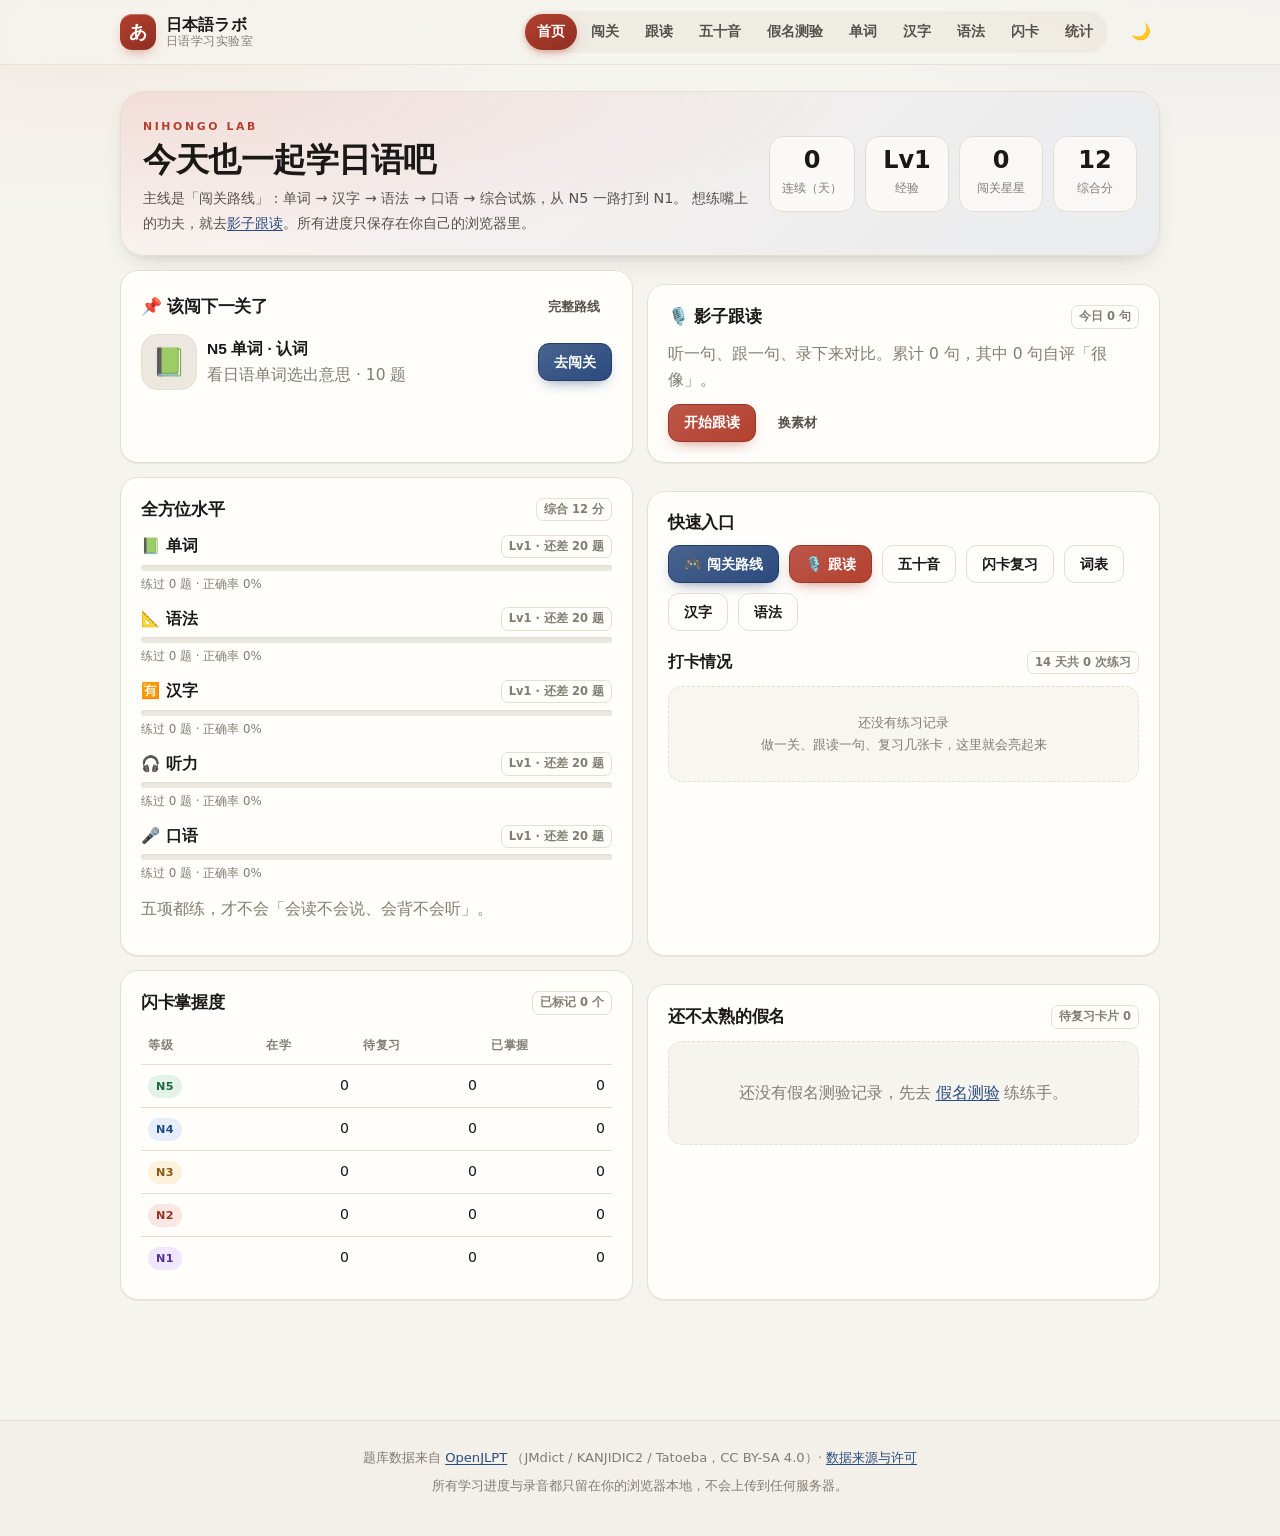
<file: index.html>
<!doctype html>
<html lang="zh-CN">
<head>
  <meta charset="utf-8">
  <meta name="viewport" content="width=device-width, initial-scale=1">
  <title>日本語ラボ · 日语学习</title>
  <meta name="description" content="在线日语学习：五十音图、假名测验、JLPT N5–N1 单词与汉字闪卡复习、语法例句、影子跟读，进度保存在本地。">
  <meta id="theme-color" name="theme-color" content="#f7f5f1">
  <link rel="icon" href="data:image/svg+xml,<svg xmlns='http://www.w3.org/2000/svg' viewBox='0 0 100 100'><text y='.9em' font-size='90'>あ</text></svg>">
  <link rel="stylesheet" href="assets/css/style.css">
</head>
<body>
  <header class="site">
    <div class="site-inner">
      <a class="brand" href="#/home">
        <span class="mark">あ</span>
        <span class="brand-text">
          <b>日本語ラボ</b>
          <span>日语学习实验室</span>
        </span>
      </a>
      <nav class="tabs" id="nav" aria-label="主导航"></nav>
      <button class="icon-btn theme-btn" id="theme" type="button" aria-label="切换主题" title="切换主题">🌙</button>
    </div>
  </header>

  <main class="wrap" id="main">
    <div class="loading">加载中…</div>
  </main>

  <footer class="site">
    <p>
      题库数据来自 <a href="https://github.com/evanclan/OpenJLPT" target="_blank" rel="noopener">OpenJLPT</a>
      （JMdict / KANJIDIC2 / Tatoeba，CC BY-SA 4.0）·
      <a href="ATTRIBUTION.md">数据来源与许可</a>
    </p>
    <p>所有学习进度与录音都只留在你的浏览器本地，不会上传到任何服务器。</p>
  </footer>

  <script type="module" src="assets/js/app.js"></script>
</body>
</html>
</file>
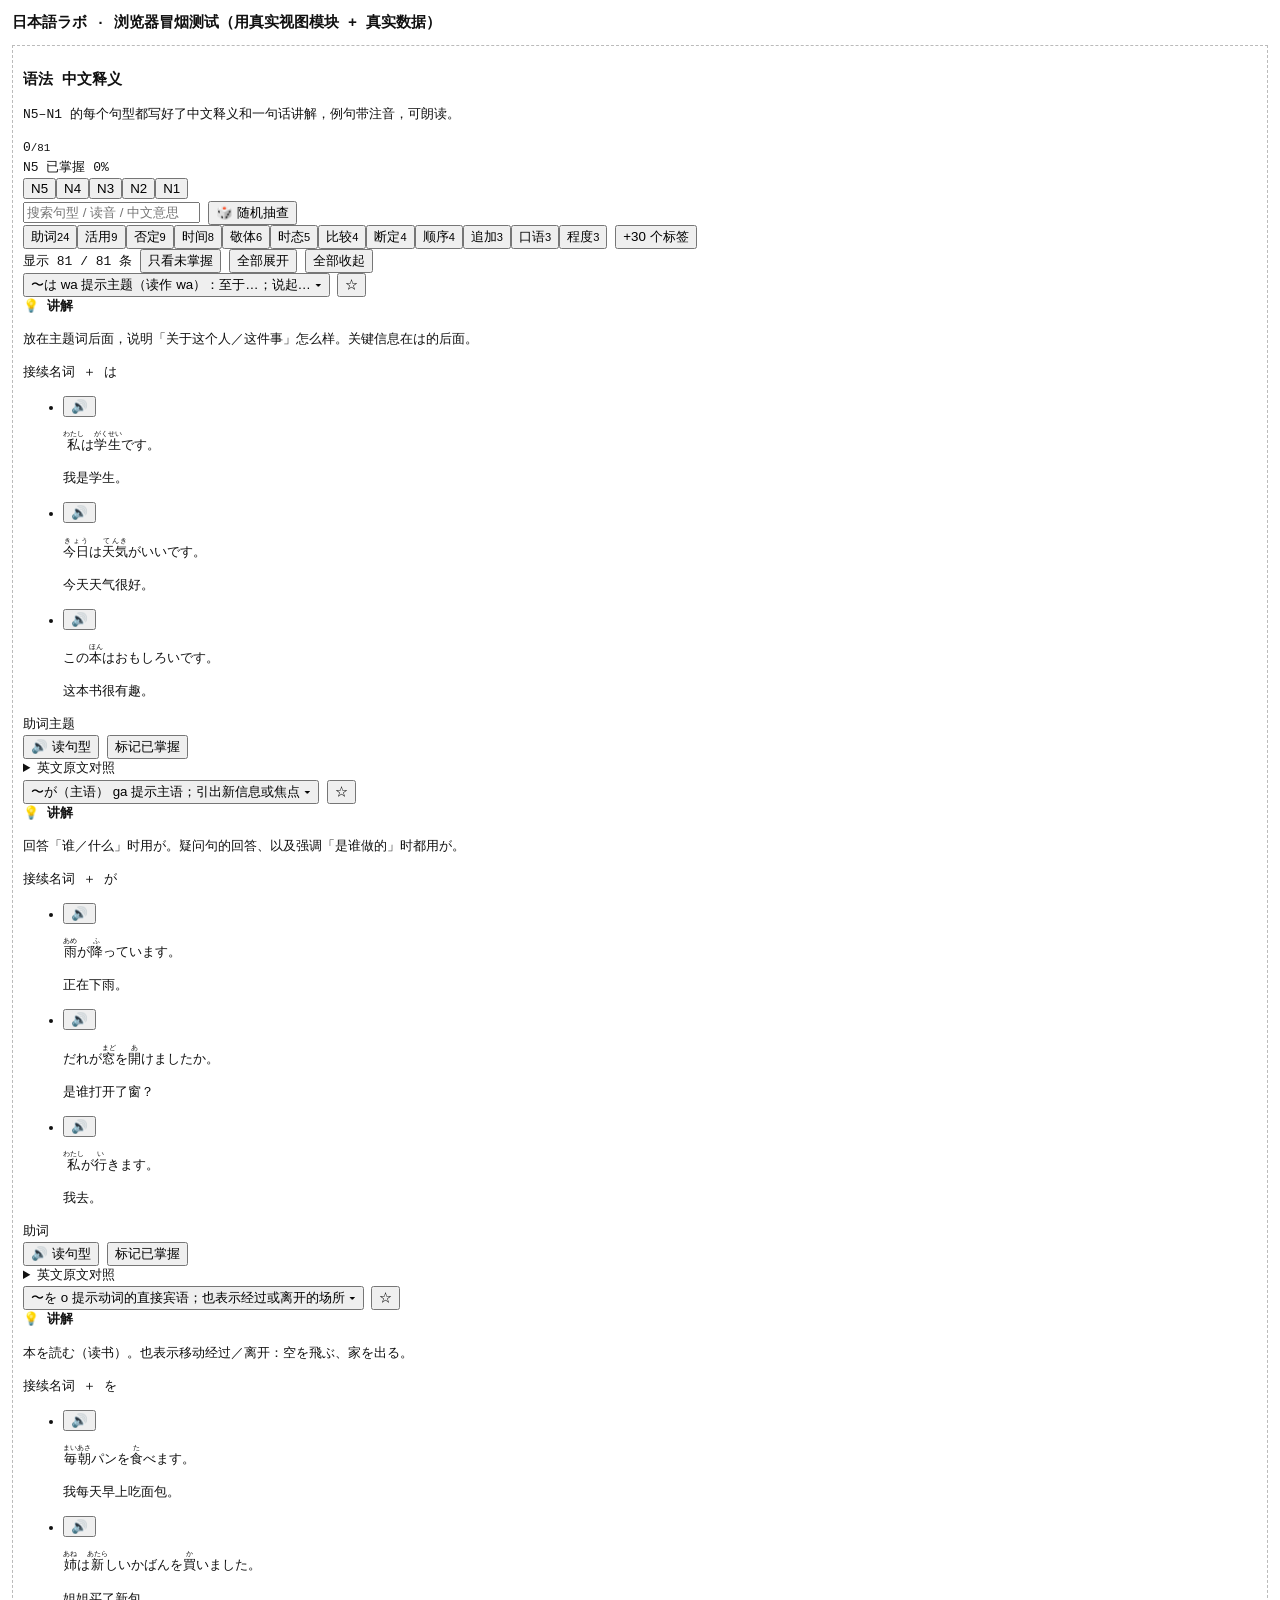
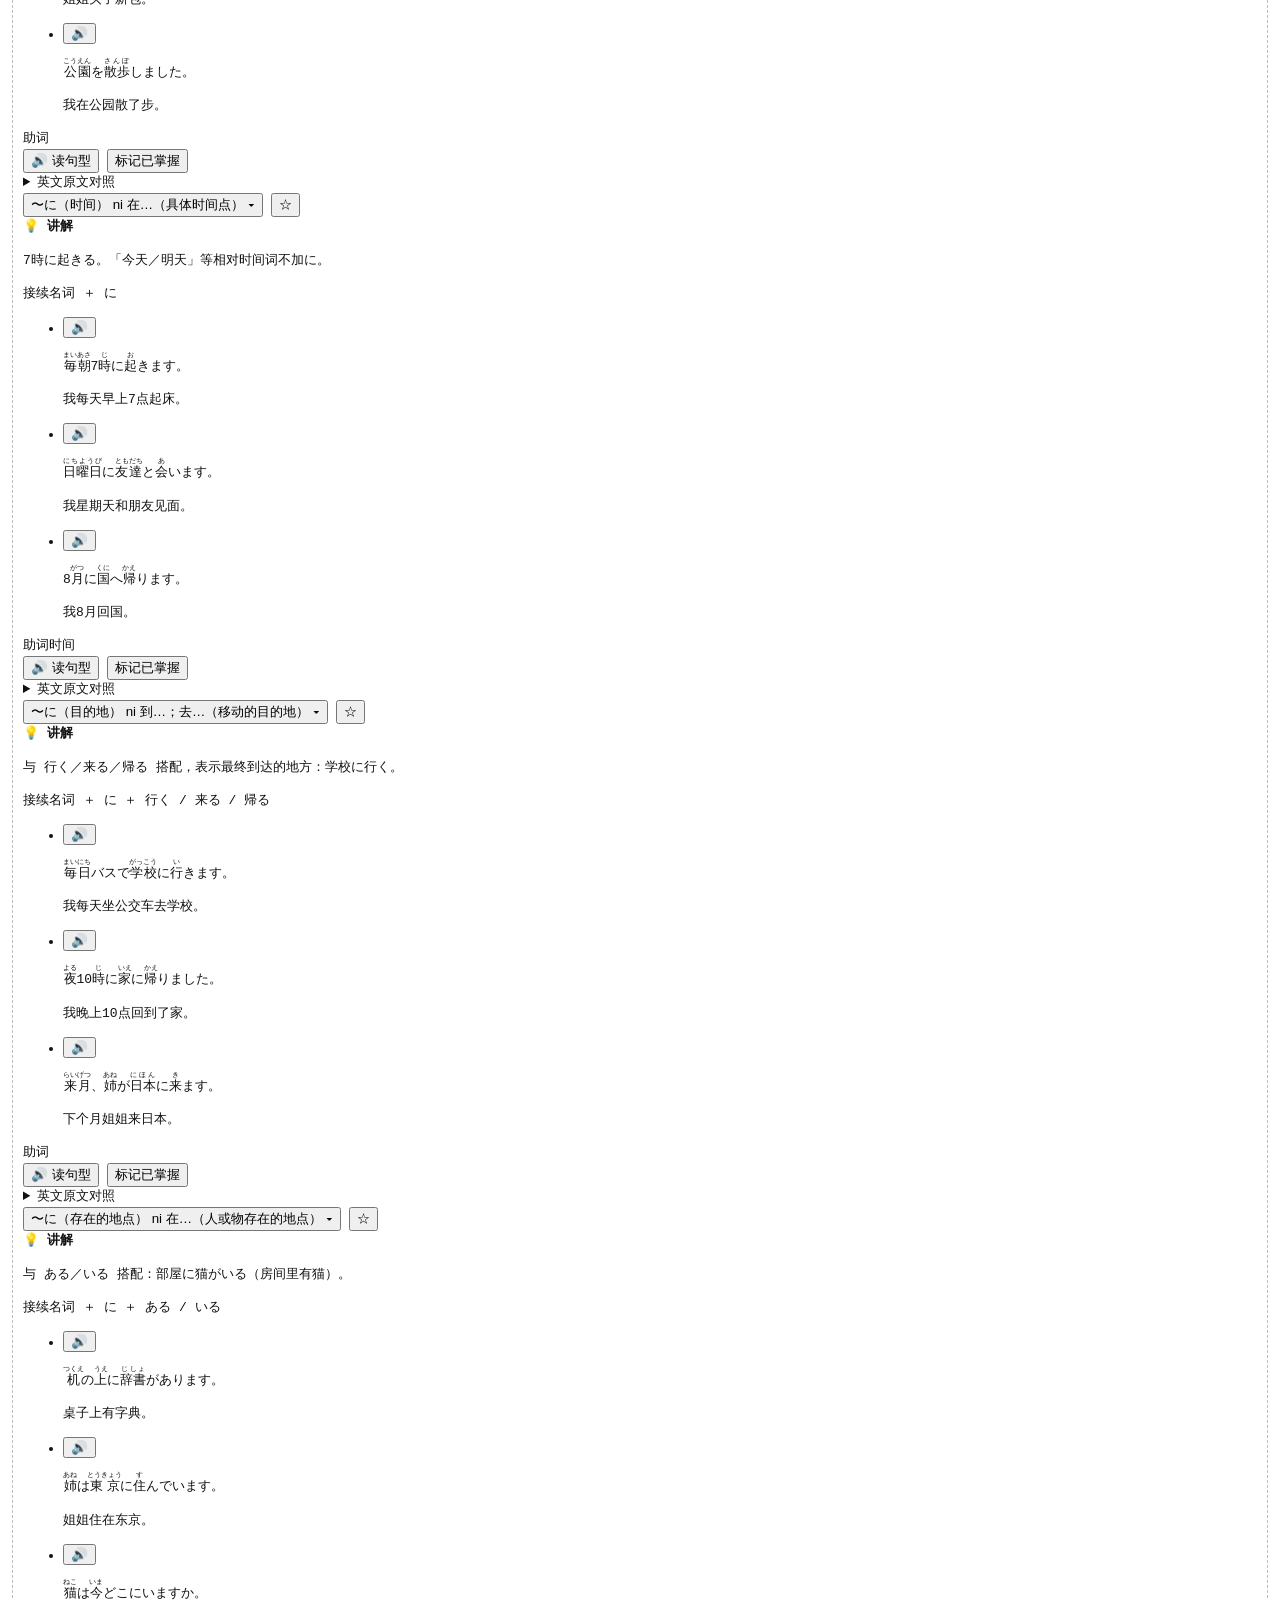
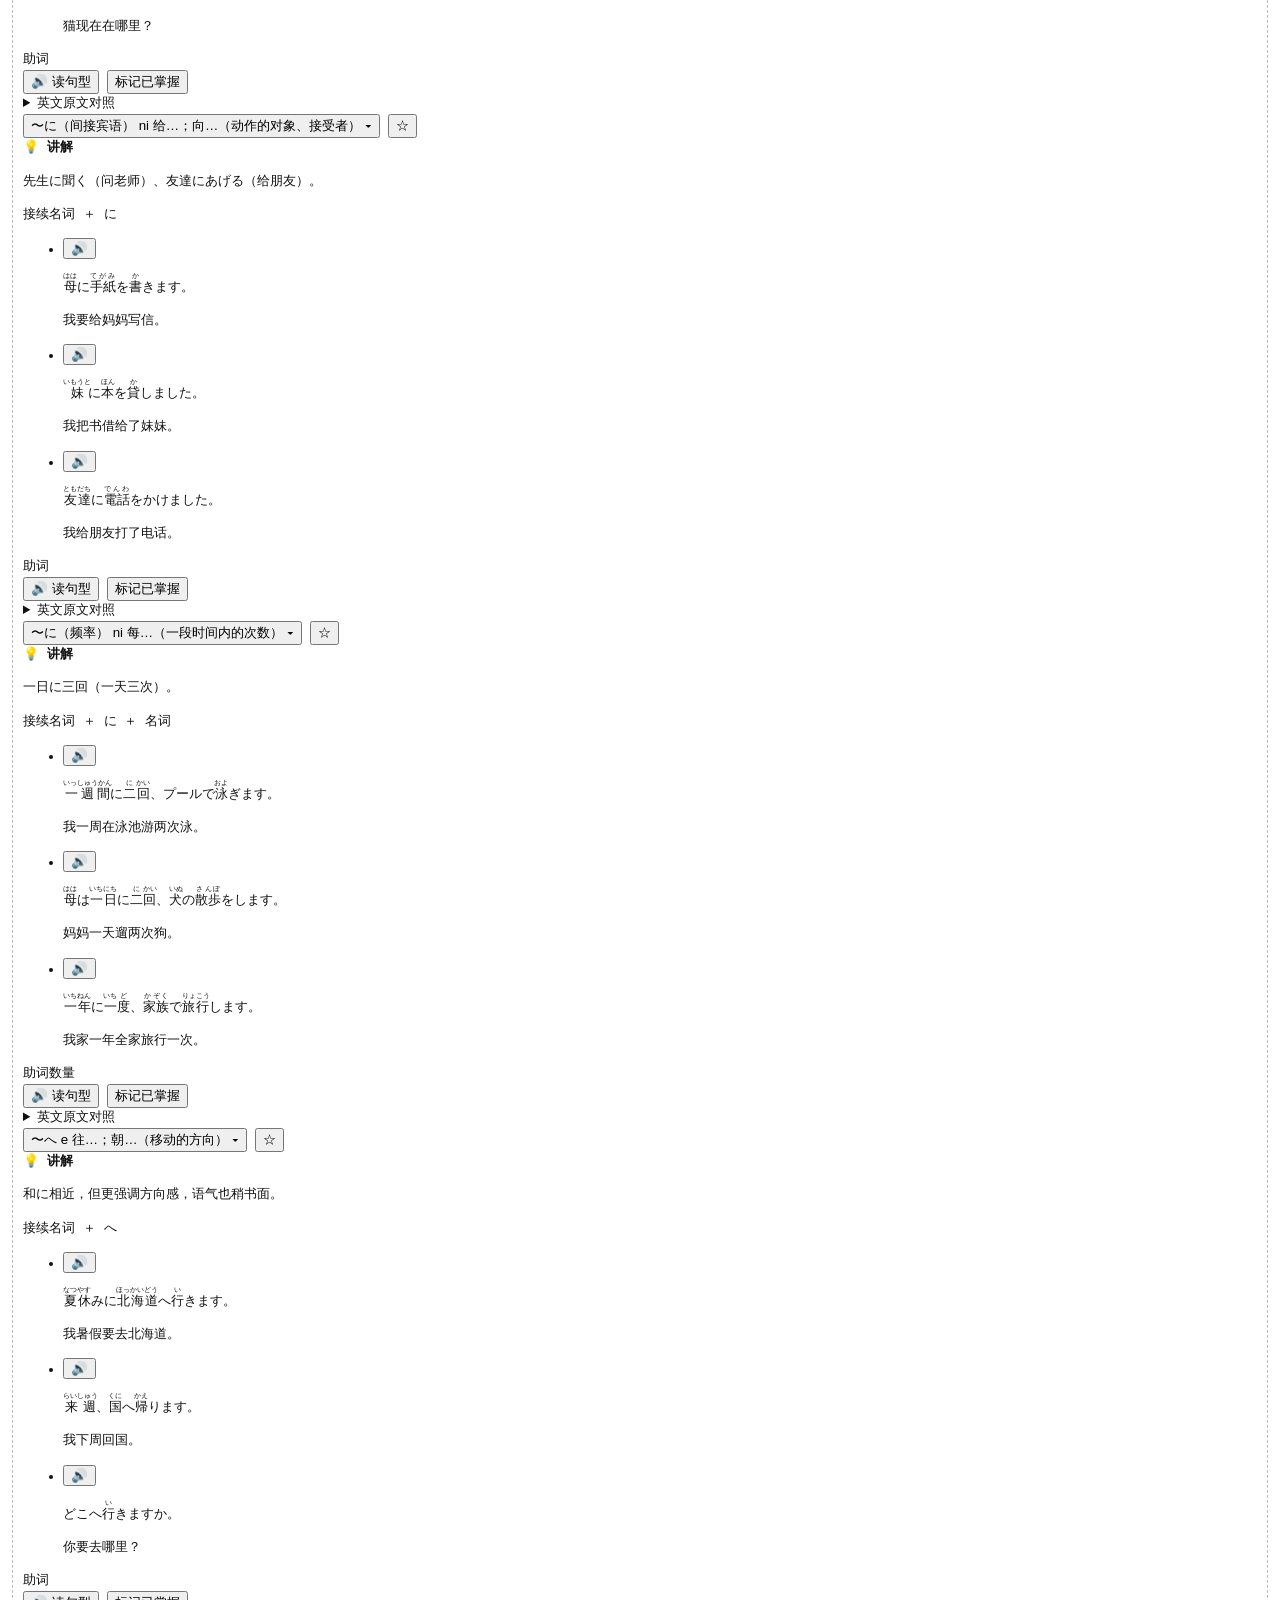
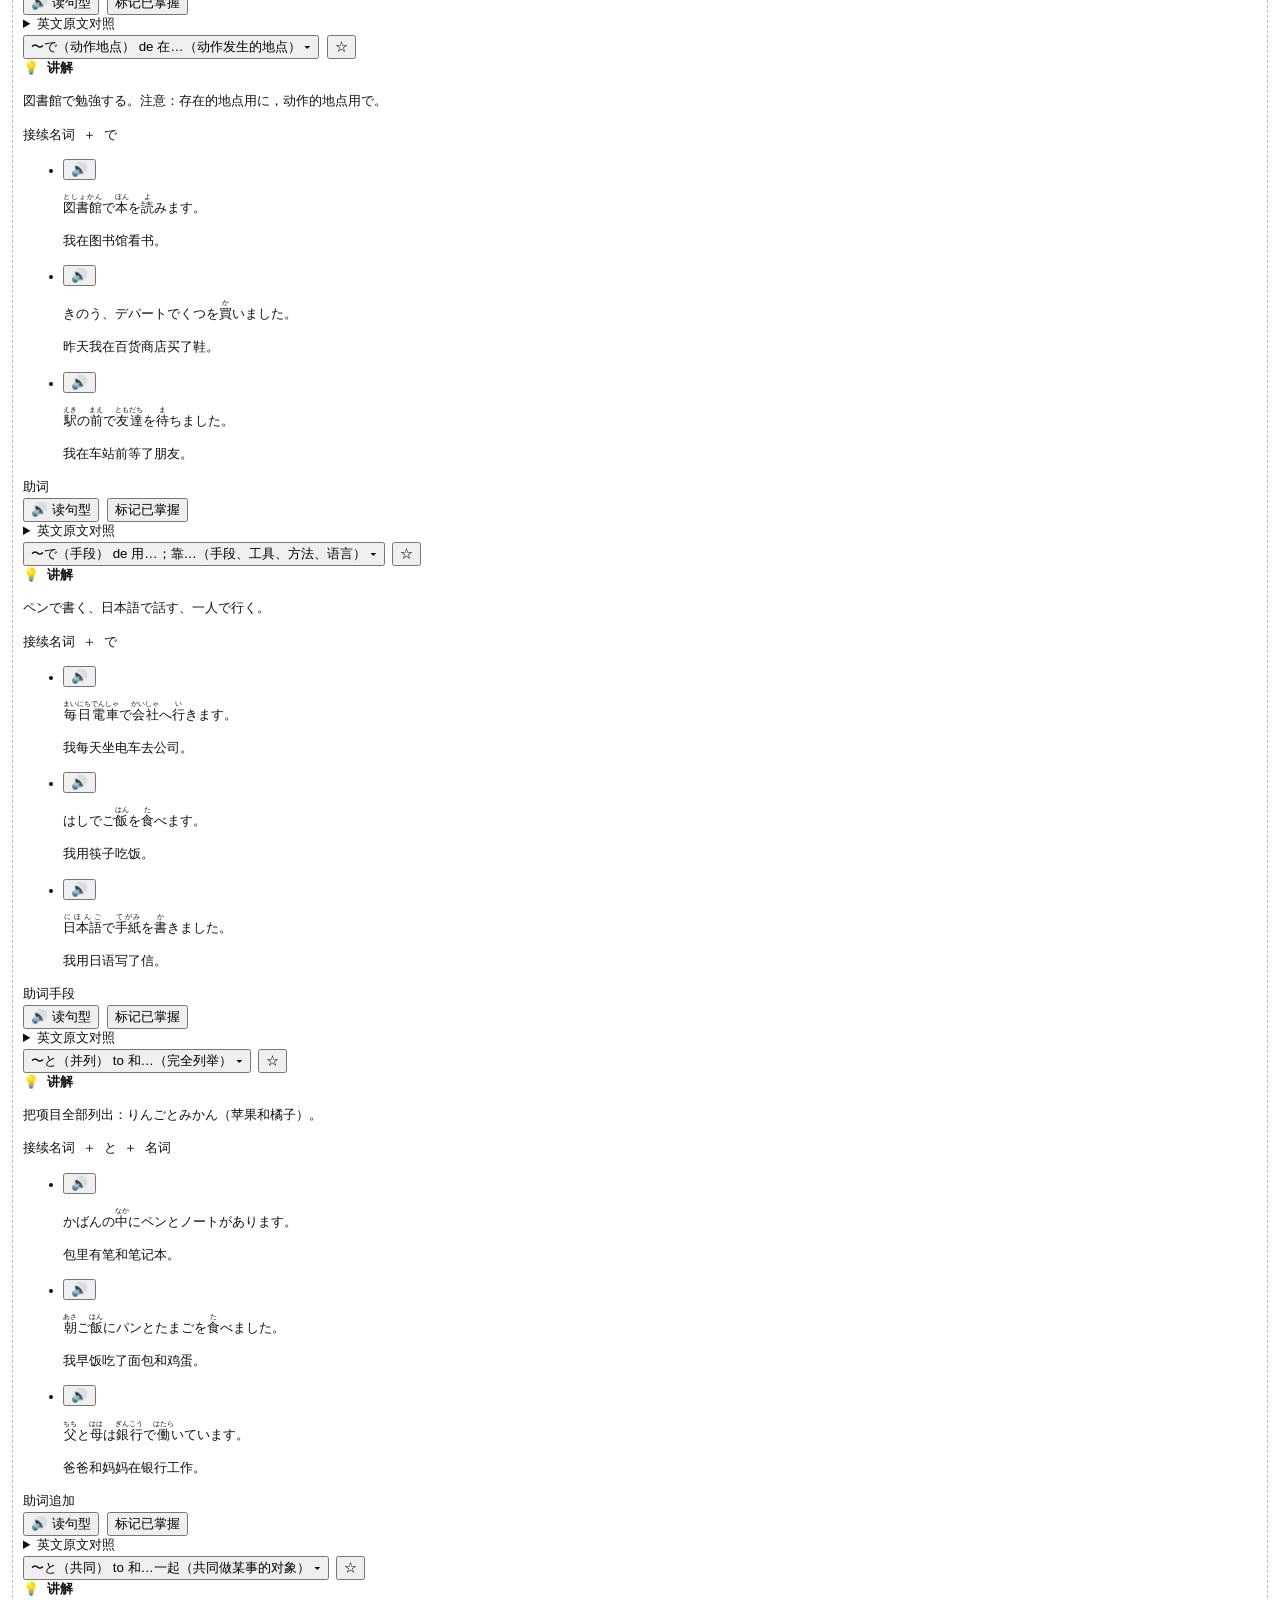
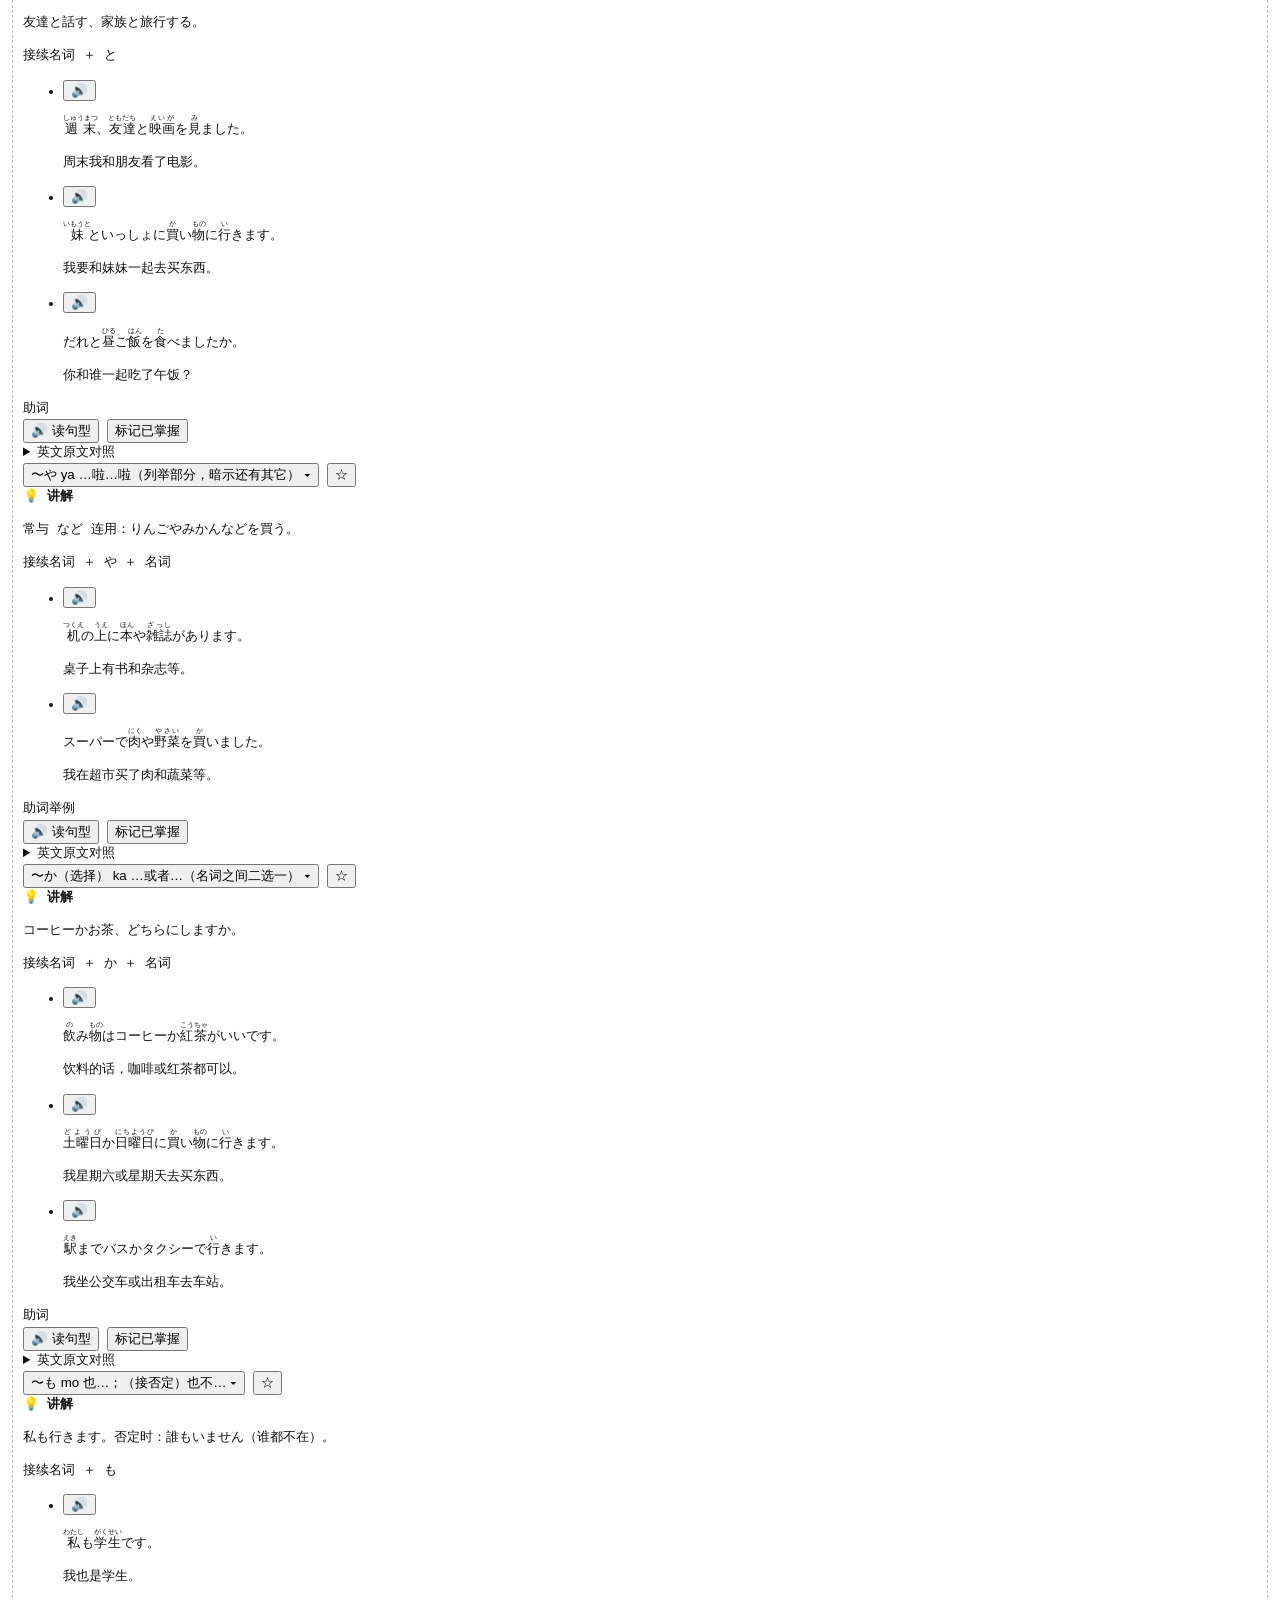
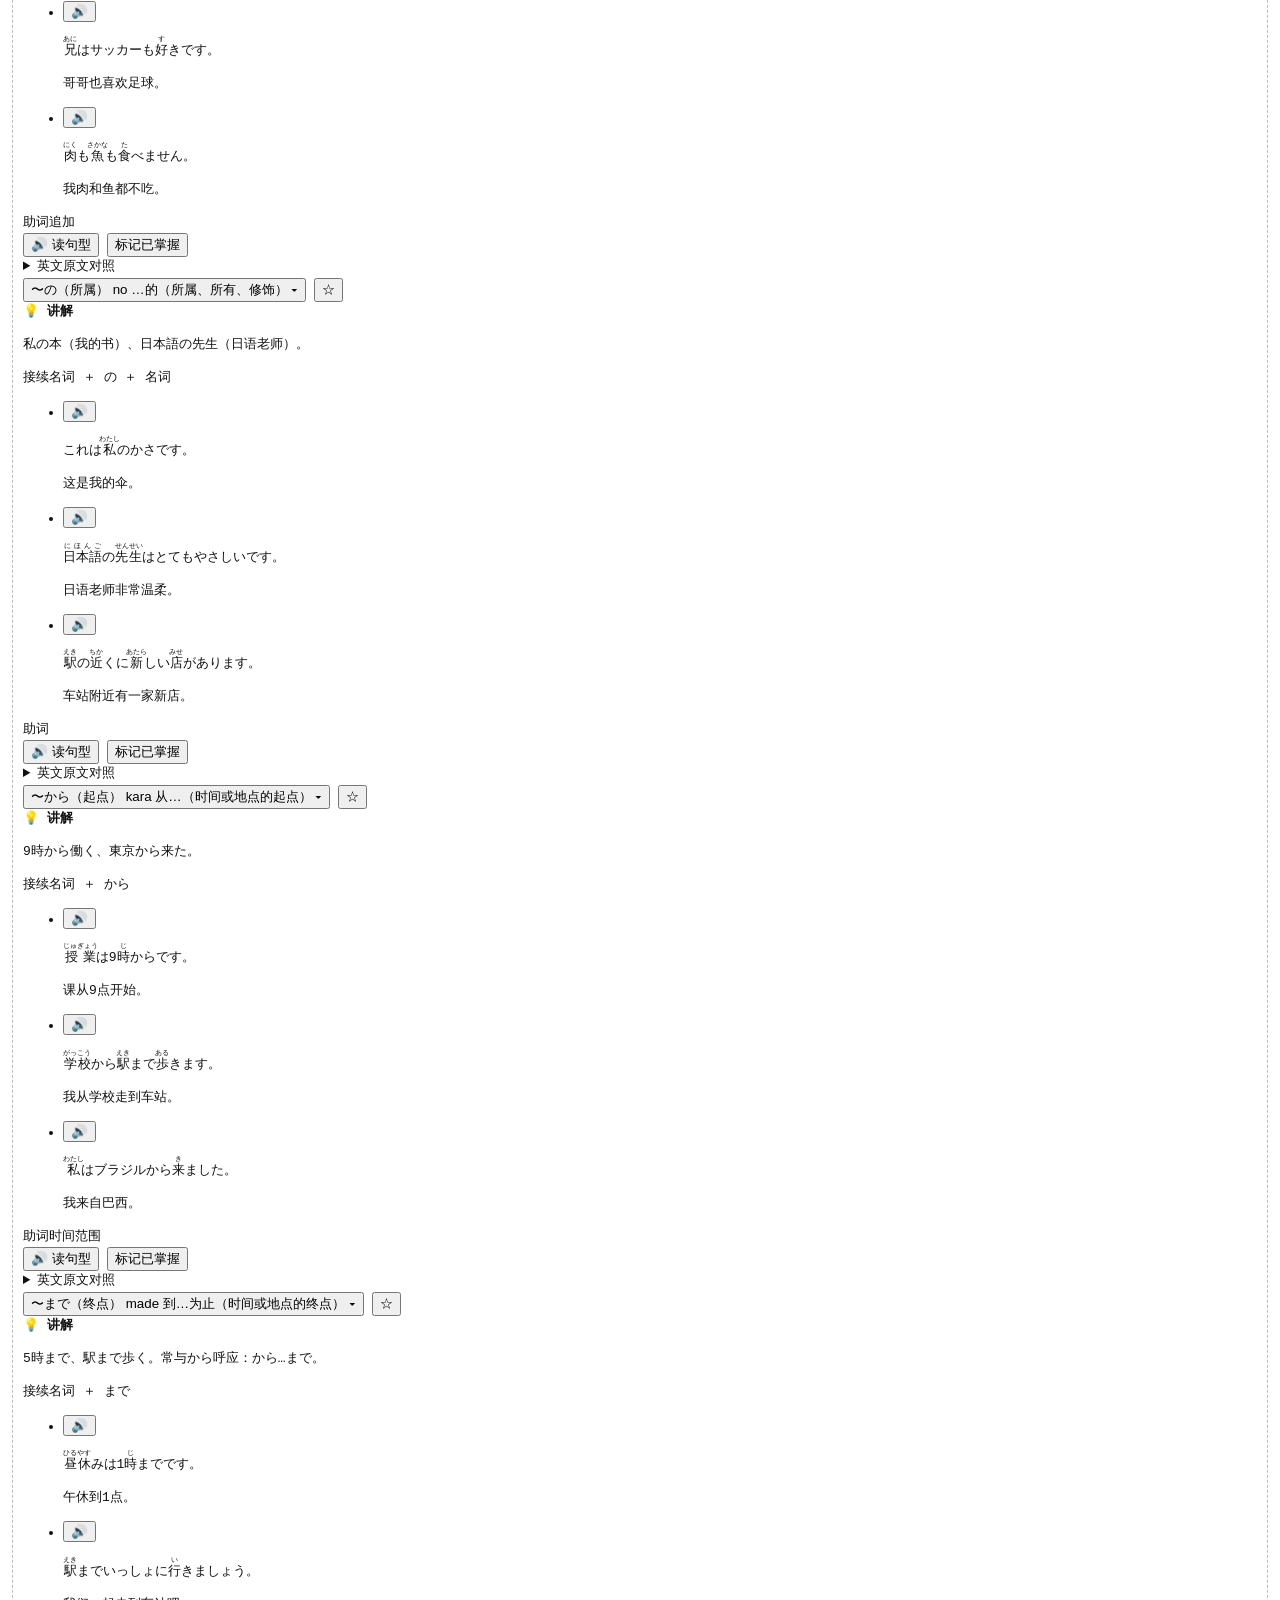
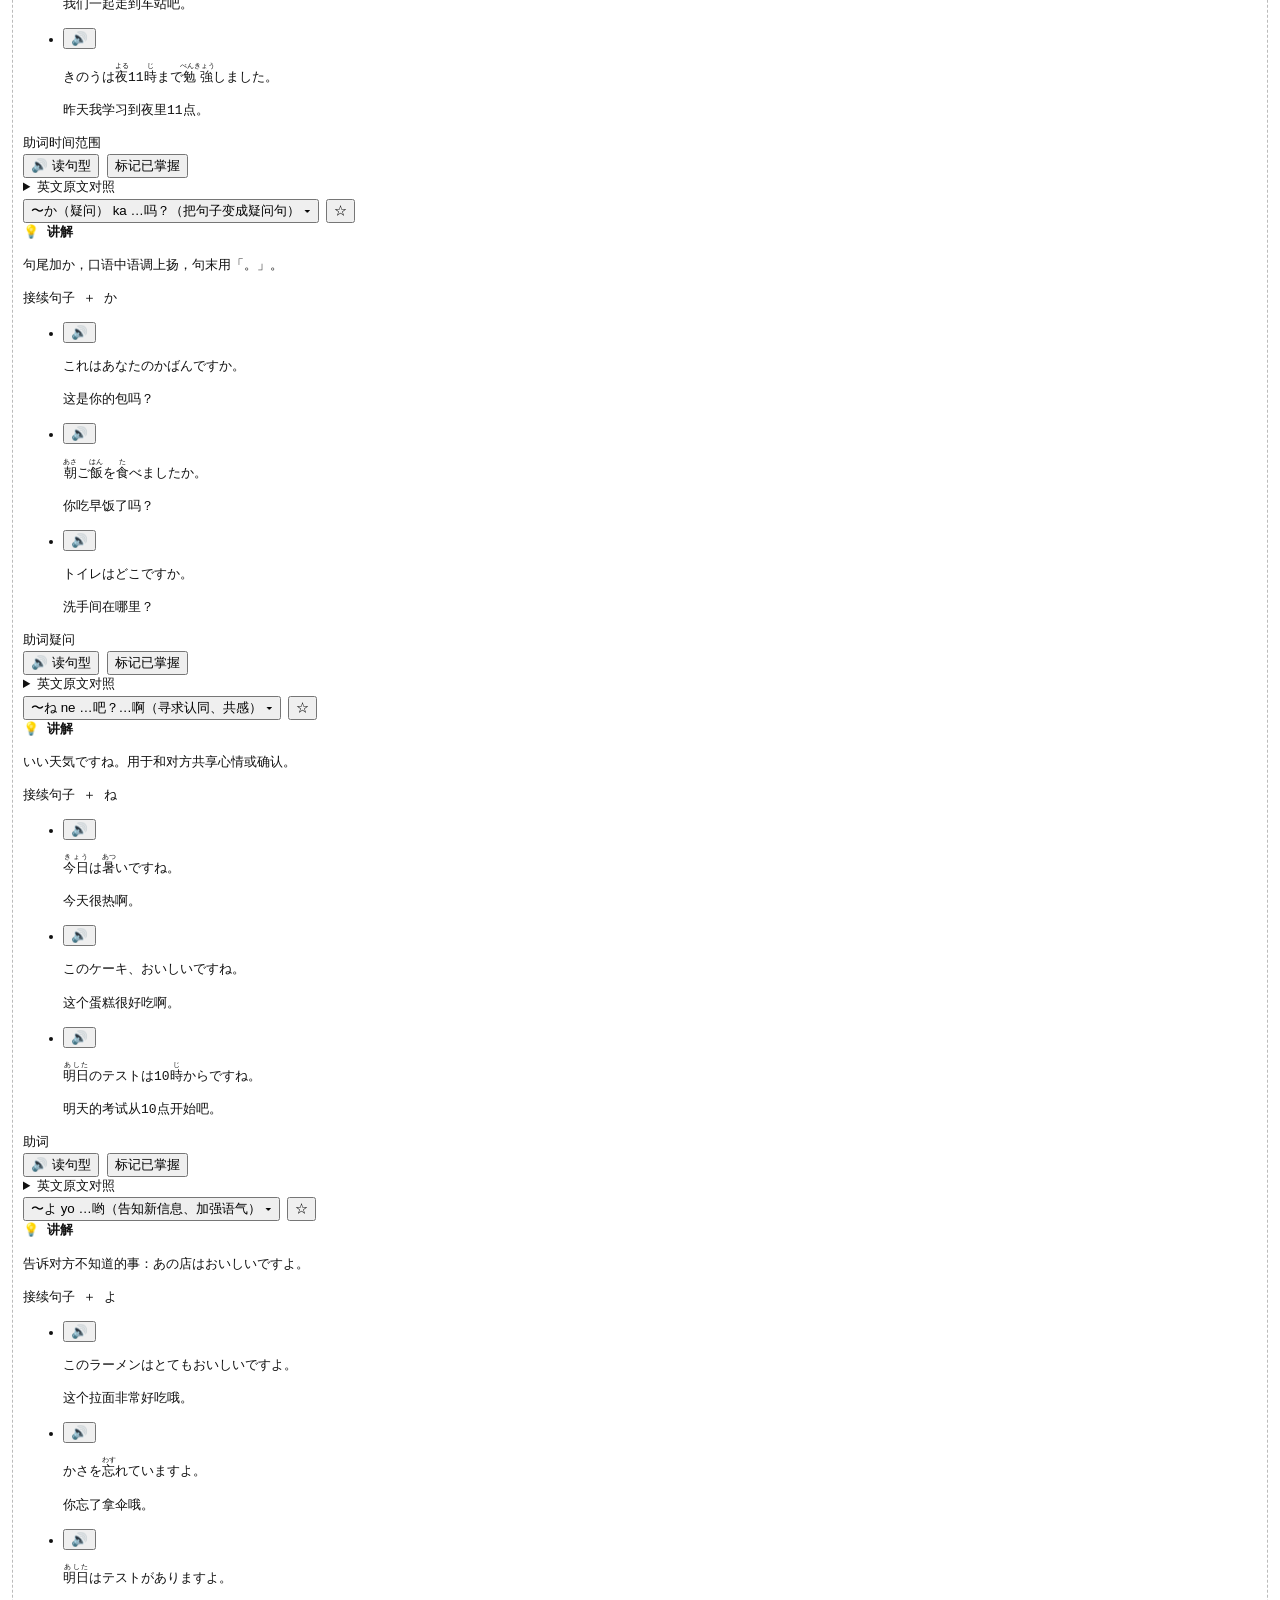
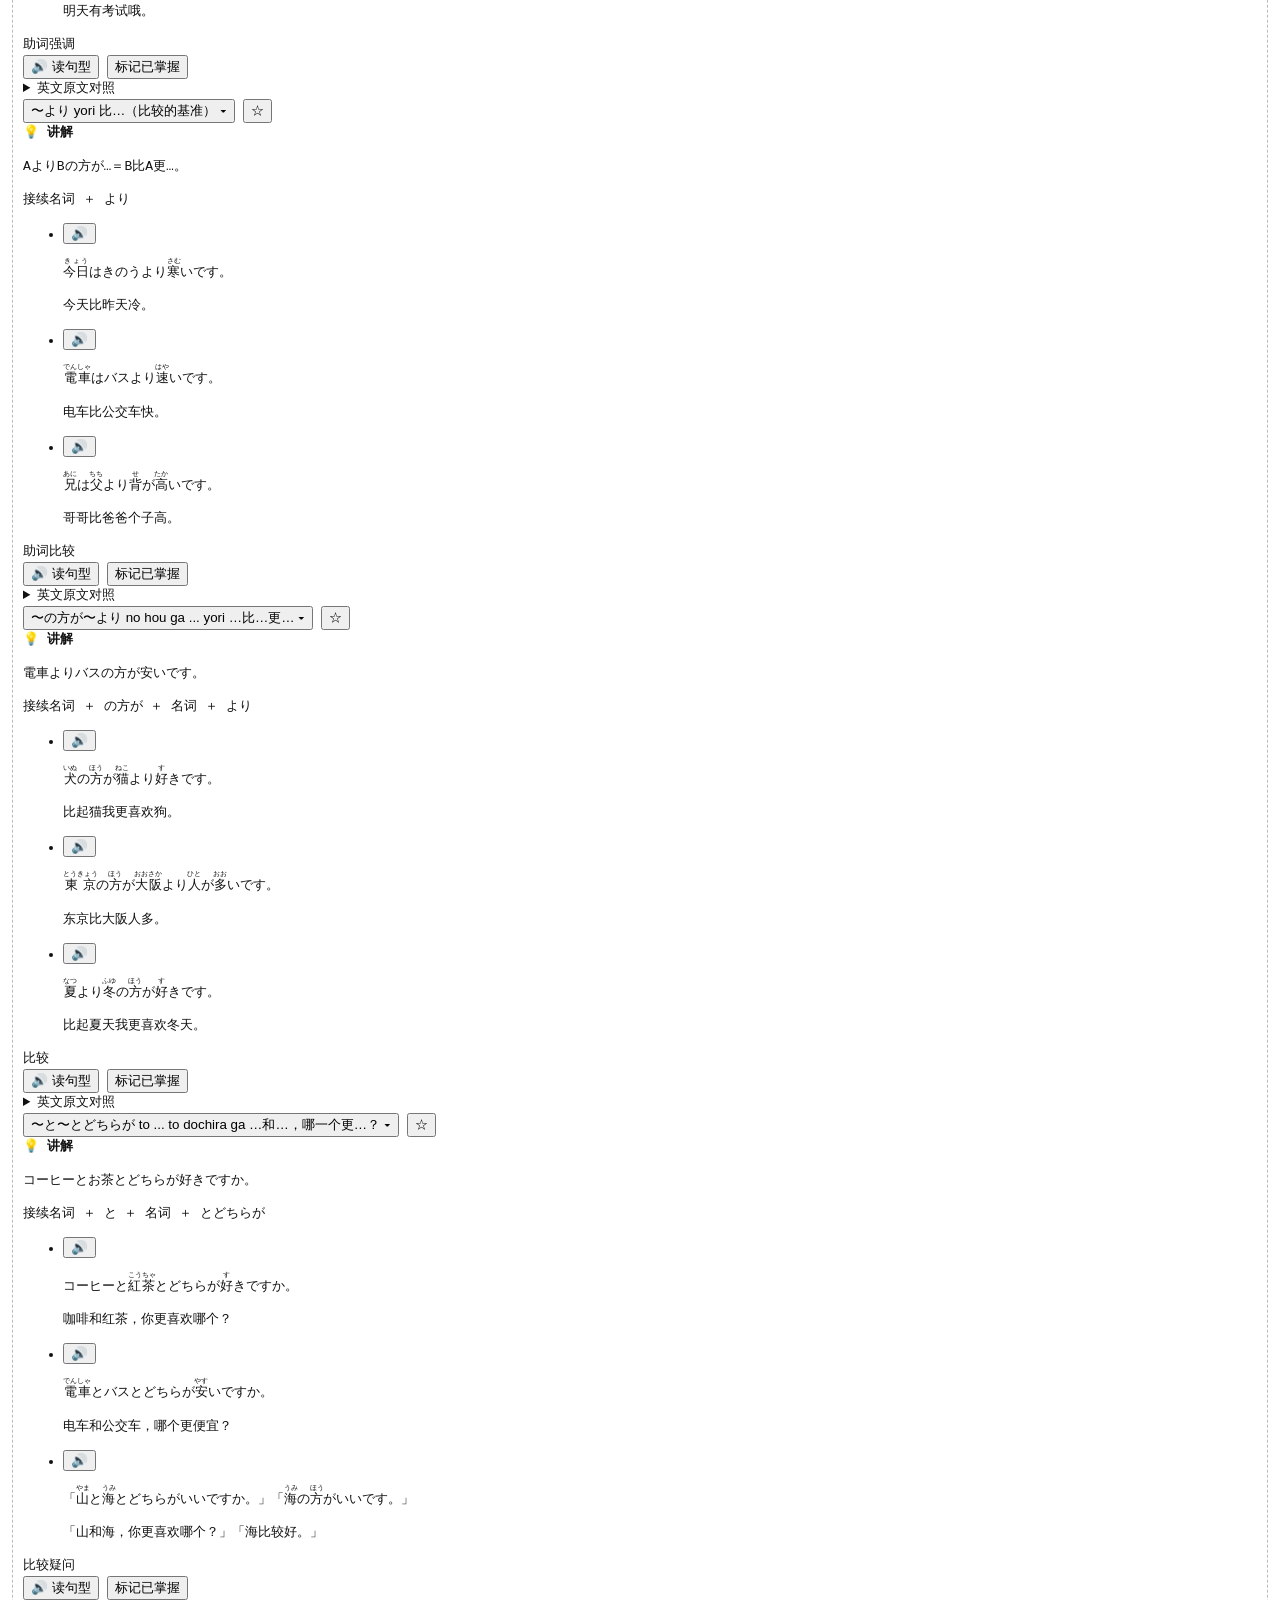
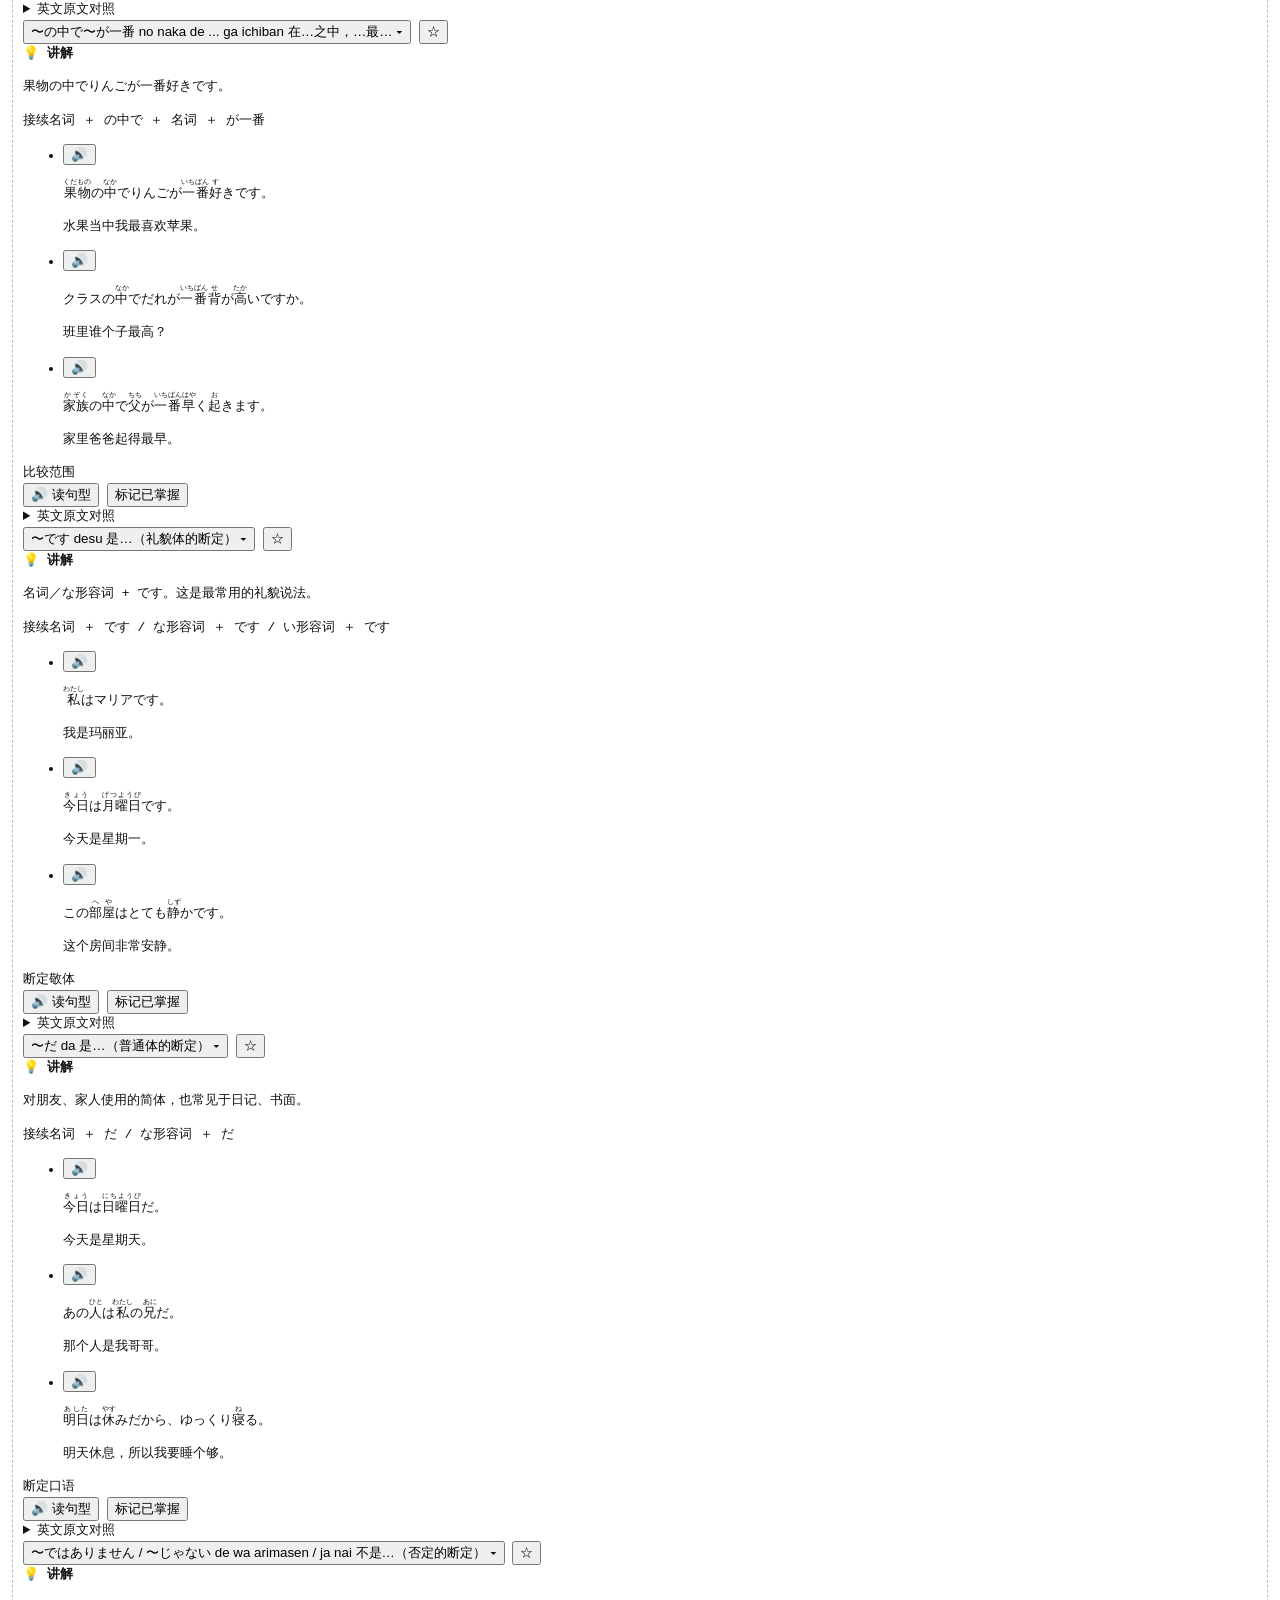
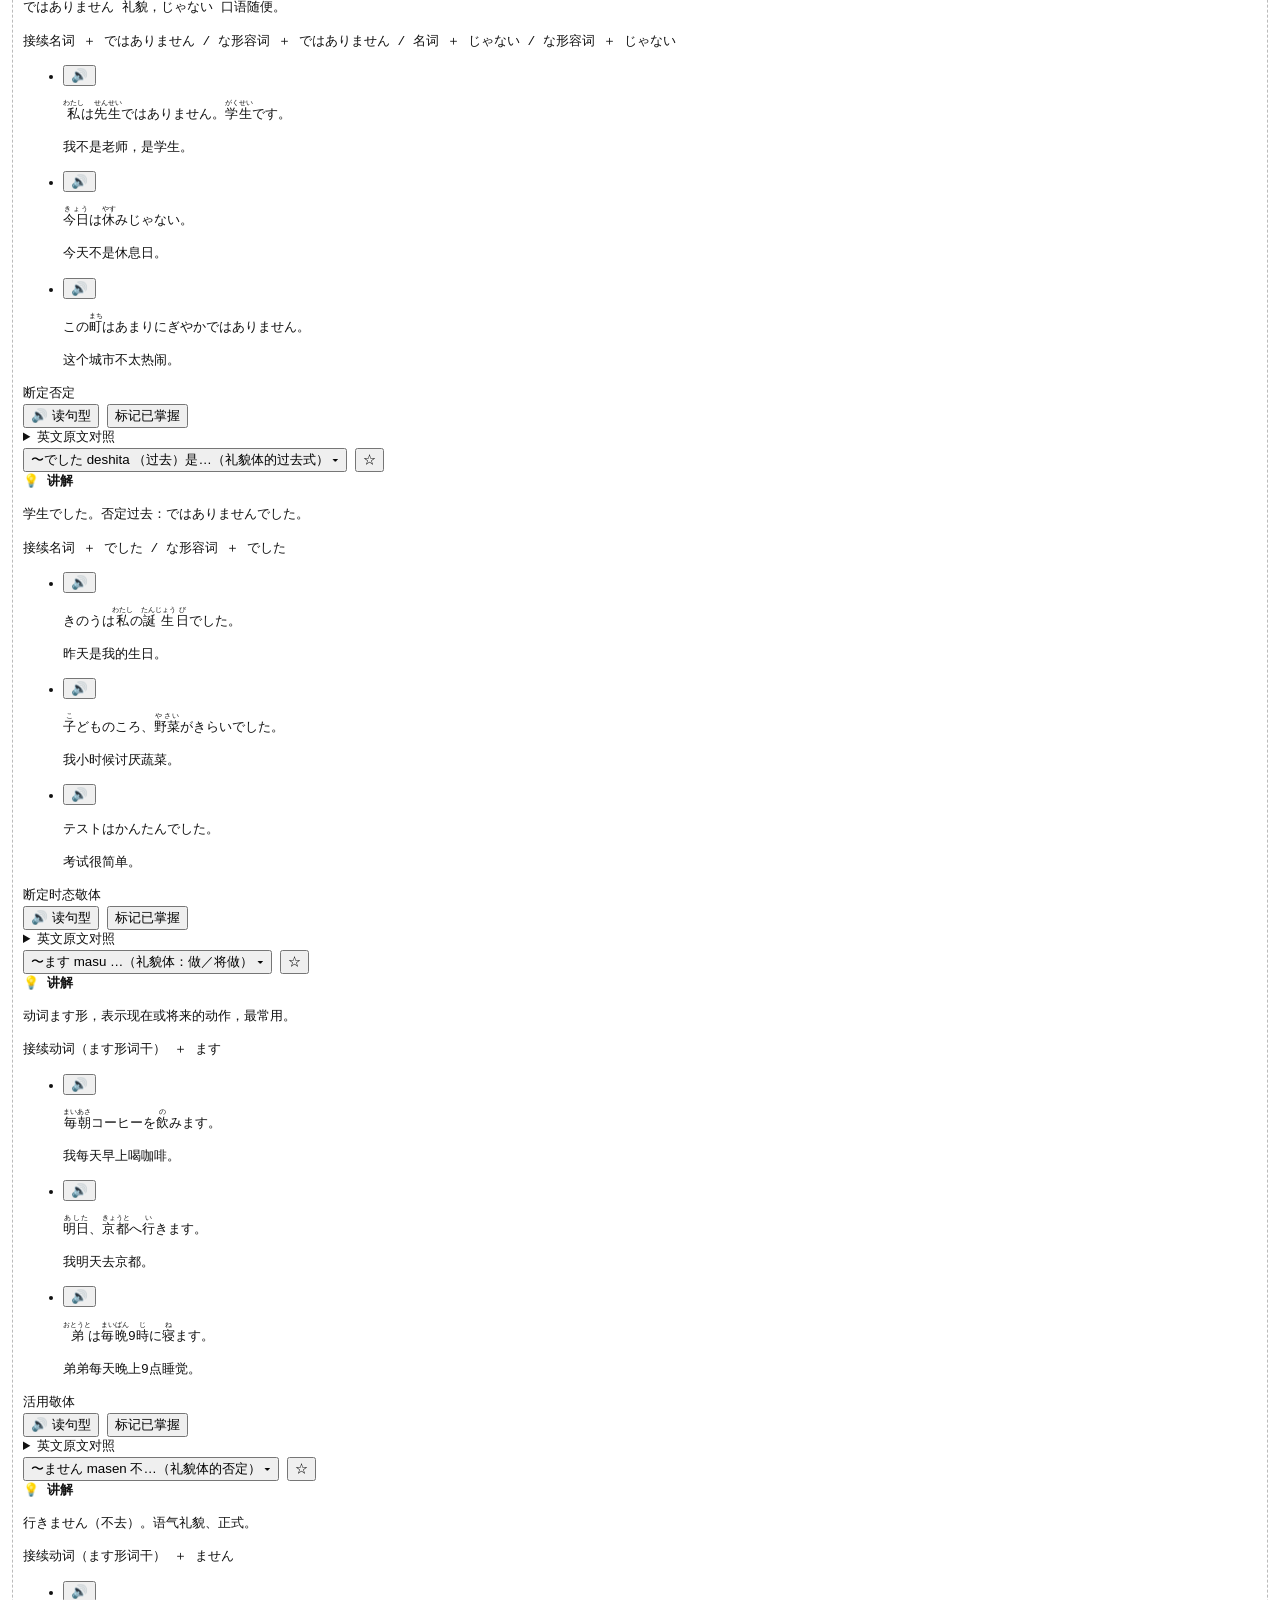
<file: tools/browser-test.html>
<!doctype html>
<html lang="zh-CN">
<head>
<meta charset="utf-8">
<!-- 测试页放在 tools/ 下，用 base 让页面里的相对路径（data/…）都从站点根目录解析 -->
<base href="/">
<title>浏览器冒烟测试 · 日本語ラボ</title>
<style>
  body { font: 13px/1.55 ui-monospace, Consolas, monospace; margin: 12px; background: #fff; color: #111; }
  h1 { font-size: 15px; } h2 { font-size: 13px; margin: 14px 0 6px; }
  #view { border: 1px dashed #bbb; padding: 10px; margin-bottom: 14px; }
  #report { white-space: pre-wrap; word-break: break-all; }
  .P { color: #0a7d28; } .F { color: #c0392b; }
</style>
</head>
<body>
<h1>日本語ラボ · 浏览器冒烟测试（用真实视图模块 + 真实数据）</h1>
<div id="view"></div>
<h2>报告</h2>
<pre id="report">running…</pre>

<script>
// ---- 语音识别桩：让测试可以在无人值守下验证口语评分与自评兜底 ----
window.__srMode = "ok";     // ok | error
window.__srText = "";
class FakeSR {
  constructor() { this.lang = ""; }
  start() {
    const self = this;
    setTimeout(() => {
      if (window.__srMode === "error") {
        self.onerror && self.onerror({ error: "not-allowed" });
      } else {
        const t = window.__srText || "";
        const alt = { transcript: t };
        self.onresult && self.onresult({ results: [[alt, alt]] });
      }
    }, 40);
  }
  stop() {}
  abort() {}
}
window.SpeechRecognition = FakeSR;
window.webkitSpeechRecognition = FakeSR;
</script>

<script type="module">
const report = { checks: [], stages: [], pages: [], notes: [] };
const view = document.getElementById("view");
const out = document.getElementById("report");
const sleep = (ms) => new Promise((r) => setTimeout(r, ms));

function check(name, ok, detail = "") {
  report.checks.push(`${ok ? "PASS" : "FAIL"} ${name}${detail ? " :: " + detail : ""}`);
  return ok;
}
const t = (el, sel) => ((el.querySelector(sel) || {}).textContent || "").replace(/\s+/g, " ").trim();

// 结果可以 POST 给任意收集端（用 ?report=http://... 指定），便于无人值守跑 CI 式冒烟测试
const REPORT_URL = new URLSearchParams(location.search).get("report");
function send() {
  if (!REPORT_URL) return;
  try {
    fetch(REPORT_URL, { method: "POST", mode: "no-cors", body: JSON.stringify(report) }).catch(() => {});
  } catch { /* 忽略 */ }
}
function paint() {
  const fails = report.checks.filter((c) => c.startsWith("FAIL")).length;
  out.textContent = JSON.stringify(report, null, 1);
  document.title = (fails ? `FAIL ${fails}` : "ALL PASS") + ` (${report.checks.length} 项)`;
  send();
}

// 预置进度：解锁 N5 全部关卡，方便直接测听力/口语/综合
function seedProgress() {
  const raw = localStorage.getItem("jnl:v1");
  const st = raw ? JSON.parse(raw) : {};
  st.quest = st.quest || { xp: 0, stages: {}, achievements: {} };
  for (const id of ["n5-vocab-1", "n5-vocab-2", "n5-vocab-3", "n5-kanji-1", "n5-grammar-1", "n5-grammar-2", "n5-speak-1", "n5-speak-2"]) {
    st.quest.stages[id] = { stars: 2, best: 80, plays: 1, cleared: 1, last: "2026-10-17" };
  }
  localStorage.setItem("jnl:v1", JSON.stringify(st));
}
seedProgress();

const { default: mountQuest } = await import("/assets/js/views/quest.js");
const { default: mountHome } = await import("/assets/js/views/home.js");
const { default: mountVocab } = await import("/assets/js/views/vocab.js");
const { default: mountKanji } = await import("/assets/js/views/kanji.js");
const { default: mountGrammar } = await import("/assets/js/views/grammar.js");
const { default: mountCards } = await import("/assets/js/views/cards.js");
const { default: mountStats } = await import("/assets/js/views/stats.js");
const { default: mountKana } = await import("/assets/js/views/kana.js");

/* ---------------- 1. 其他页面能否正常渲染 ---------------- */
async function testPage(name, mountFn) {
  const box = document.createElement("div");
  view.replaceChildren(box);
  let err = null;
  let cleanup = null;
  try {
    cleanup = await mountFn(box);
  } catch (e) {
    err = String(e.message || e);
  }
  const text = box.textContent.replace(/\s+/g, " ").trim();
  report.pages.push({ name, err, len: text.length, head: text.slice(0, 70) });
  check(`页面「${name}」可渲染`, !err && text.length > 40, err || `${text.length} 字`);
  if (typeof cleanup === "function") cleanup();
  await sleep(150);
}
await testPage("首页", mountHome);
await testPage("五十音", mountKana);
await testPage("单词表", mountVocab);
await testPage("汉字表", mountKanji);
await testPage("语法表", mountGrammar);
await testPage("闪卡", mountCards);
await testPage("统计", mountStats);
paint();

/* ---------------- 1b. 语法页：中文释义 + 交互 ---------------- */
{
  const box = document.createElement("div");
  view.replaceChildren(box);
  const cleanup = await mountGrammar(box);
  await sleep(700);
  const text = () => box.textContent.replace(/\s+/g, " ");

  check(
    "语法页释义栏不出现英文",
    [...box.querySelectorAll(".g-mean")].every((el) => !/[A-Za-z]{4,}/.test(el.textContent)),
    t(box, ".g-mean")
  );
  check(
    "语法页句型也不出现英文",
    [...box.querySelectorAll(".g-pattern")].every((el) => !/[A-Za-z]{3,}/.test(el.textContent)),
    t(box, ".g-pattern")
  );
  check("英文原文默认折叠", !!box.querySelector("details.g-en") && box.querySelectorAll("details.g-en[open]").length === 0);
  check(
    "读音栏只留读音、不带英文类别",
    [...box.querySelectorAll(".g-romaji")].every((el) => !/[()]/.test(el.textContent)),
    t(box, ".g-romaji")
  );
  check("语法页显示中文释义", text().includes("提示主题"));
  const items = [...box.querySelectorAll(".g-item")];
  check("语法页渲染句型卡片（N5 共 81 条）", items.length === 81, String(items.length));

  const first = items[0].querySelector(".g-head");
  first.click();
  await sleep(400);
  check("点击句型可展开", items[0].classList.contains("open"));
  check("展开后显示中文讲解", !!items[0].querySelector(".g-note") && /[\u4e00-\u9fff]/.test(t(box, ".g-item.open .g-note")));
  check("展开后显示注音例句", !!items[0].querySelector(".g-body ruby"));
  check(
    "例句带中文句义",
    items[0].querySelectorAll(".g-ex .ex-zh").length > 0 &&
      [...items[0].querySelectorAll(".g-ex .ex-zh")].every((el) => /[\u4e00-\u9fff]/.test(el.textContent) && !/[A-Za-z]{3,}/.test(el.textContent)),
    t(box, ".ex-zh")
  );
  check(
    "每条例句都有中文对照",
    items[0].querySelectorAll(".g-ex").length === items[0].querySelectorAll(".g-ex .ex-zh").length,
    `${items[0].querySelectorAll(".g-ex").length} / ${items[0].querySelectorAll(".g-ex .ex-zh").length}`
  );
  check("接续记法是中文", !/[A-Za-z]{2,}/.test(t(box, ".g-item.open .g-form")), t(box, ".g-item.open .g-form"));
  check("英文原文收进可折叠区", !!items[0].querySelector("details.g-en"));

  const star = items[0].querySelector(".g-star");
  star.click();
  await sleep(150);
  check("可以标记「已掌握」", items[0].querySelector(".g-star").classList.contains("on") && items[0].classList.contains("done"));
  check("已掌握进度会累加", /1<small>\/81<\/small>|1\s*\/\s*81/.test(box.querySelector(".g-meter-num").innerHTML), box.querySelector(".g-meter-num").textContent);

  const q = box.querySelector("#q");
  q.value = "在…（具体时间点）";
  q.dispatchEvent(new Event("input", { bubbles: true }));
  await sleep(250);
  const hit = [...box.querySelectorAll(".g-item")];
  check("中文搜索能过滤句型", hit.length > 0 && hit.length < 81, `命中 ${hit.length}`);
  check("搜索关键词高亮", !!box.querySelector("mark"));

  const clear = box.querySelector("[data-clear]");
  clear.click();
  await sleep(250);
  check("清除筛选恢复全部", box.querySelectorAll(".g-item").length === 81);

  const rnd = box.querySelector("#random-btn");
  rnd.click();
  await sleep(350);
  check("随机抽查展开且只展开一条", box.querySelectorAll(".g-item.open").length === 1);

  const tag = box.querySelector("[data-tag]");
  if (tag) {
    const label = tag.textContent.replace(/\d+$/, "").trim();
    tag.click();
    await sleep(250);
    check("标签筛选生效", box.querySelectorAll(".g-item").length < 81 && box.querySelector(".chip.active") !== null, `标签 ${label}`);
  }

  const clear2 = box.querySelector("[data-clear]");
  if (clear2) {
    clear2.click();
    await sleep(250);
  }
  const total = box.querySelectorAll(".g-item").length;
  const mastered = box.querySelectorAll(".g-star.on").length;
  const only = box.querySelector("[data-only]");
  only.click();
  await sleep(250);
  check(
    "「只看未掌握」生效",
    mastered === 1 && box.querySelectorAll(".g-item").length === total - mastered,
    `${box.querySelectorAll(".g-item").length} / 期望 ${total - mastered}`
  );

  if (typeof cleanup === "function") cleanup();
  await sleep(150);
}
paint();

/* ---------------- 1c. 影子跟读：渲染 / 评分 / 换级 / 麦克风兜底 ---------------- */
{
  const box = document.createElement("div");
  view.replaceChildren(box);
  const { default: mountShadow } = await import("/assets/js/views/shadow.js");
  const cleanup = await mountShadow(box);
  await sleep(600);

  check("跟读页有标题", t(box, ".sh-hero h1") === "影子跟读", t(box, ".sh-hero h1"));
  check("跟读页有 5 个等级", box.querySelectorAll('[data-act="level"]').length === 5);
  check("跟读页有三种素材来源", box.querySelectorAll('[data-act="source"]').length === 3);

  const ja = t(box, ".sh-ja");
  const kana = t(box, ".sh-reading");
  const zh = t(box, ".sh-zh");
  check("跟读页显示日语句子", /[ぁ-んァ-ヶ一-龥]/.test(ja) && ja.length >= 2, ja);
  check("跟读页显示假名读法", /[ぁ-んァ-ヶー]/.test(kana), kana);
  check("跟读页显示中文句义", /[\u4e00-\u9fff]|[0-9]/.test(zh), zh);
  check("跟读页有波形画布", !!box.querySelector("canvas#sh-wave"));
  check("跟读页有三档自评", box.querySelectorAll(".sh-rate").length === 3);
  check("跟读页显示 1/10 进度", /1\s*\/\s*10/.test(t(box, ".sh-counter")), t(box, ".sh-counter"));

  box.querySelector('[data-act="next"]').click();
  await sleep(220);
  check("可以跳到下一句", /2\s*\/\s*10/.test(t(box, ".sh-counter")), t(box, ".sh-counter"));

  const before = JSON.parse(localStorage.getItem("jnl:v1")).shadow || { items: {}, days: {} };
  const beforeCount = Object.values(before.items).reduce((s, v) => s + v.plays, 0);
  box.querySelector('.sh-rate[data-value="3"]').click();
  await sleep(300);
  const after = JSON.parse(localStorage.getItem("jnl:v1")).shadow;
  const afterCount = Object.values(after.items).reduce((s, v) => s + v.plays, 0);
  check("评分会记录跟读进度", afterCount === beforeCount + 1, `${beforeCount} -> ${afterCount}`);
  check("自评「很像」被记下", Object.values(after.items).some((v) => v.best === 3));
  check("评分后自动跳下一句", /3\s*\/\s*10/.test(t(box, ".sh-counter")), t(box, ".sh-counter"));

  box.querySelector('[data-act="hide"]').click();
  await sleep(160);
  check("可以遮住原文", !!box.querySelector(".sh-sentence.blurred"));
  box.querySelector('[data-act="hide"]').click();
  await sleep(120);
  check("可以再显示原文", !box.querySelector(".sh-sentence.blurred"));

  box.querySelector('[data-act="level"][data-value="N3"]').click();
  await sleep(1000);
  check("可以切换等级", t(box, ".sh-stage .badge") === "N3", t(box, ".sh-stage .badge"));
  check("切级后重新从 1/10 开始", /1\s*\/\s*10/.test(t(box, ".sh-counter")), t(box, ".sh-counter"));

  // 无头浏览器通常没有麦克风：必须优雅降级，而不是卡住或报错
  box.querySelector('[data-act="mode"][data-value="overlap"]').click();
  await sleep(200);
  box.querySelector('[data-act="record"]').click();
  await sleep(1600);
  const status = t(box, "#sh-status");
  check("没有麦克风时给出兜底提示", /麦克风|录音|计时/.test(status), status);
  check("兜底后页面仍可操作", !!box.querySelector(".sh-rate"));

  box.querySelector('[data-act="mode"][data-value="listen"]').click();
  await sleep(220);
  check("可以切到只听模式", (box.querySelector(".sh-mode.on")?.textContent || "").includes("只听"));
  check("只听模式不计分", !box.querySelector(".sh-rate"), "评分按钮已隐藏");

  if (typeof cleanup === "function") cleanup();
  await sleep(200);
}
paint();

/* ---------------- 2. 闯关：逐个关卡跑通 ---------------- */
const choiceChecks = [];
let voicePanelText = "";
/**
 * 跑一关。
 * mode = "choice"：每题点第 pick 个选项
 * mode = "speak"：先按 okMode 决定语音桩行为（识别成功 / 识别报错→自评）
 */
async function playStage(stageId, { mode = "choice", pick = 0, speakPlan = [] } = {}) {
  const box = document.createElement("div");
  view.replaceChildren(box);
  const cleanup = await mountQuest(box);

  const btn = box.querySelector(`[data-stage="${stageId}"]`);
  if (!btn) {
    check(`关卡 ${stageId} 存在于地图`, false);
    cleanup && cleanup();
    return;
  }
  check(`关卡 ${stageId} 已解锁`, !btn.disabled);
  btn.click();
  await sleep(2600);

  if (box.textContent.includes("题目加载失败")) {
    check(`关卡 ${stageId} 题目加载`, false, "数据加载失败");
    cleanup && cleanup();
    return;
  }

  const questions = [];
  let speakIndex = 0;
  for (let i = 0; i < 16; i++) {
    if (!box.querySelector(".quest-card")) break;
    const isSpeak = !!box.querySelector(".mic");
    const isListen = !!box.querySelector(".listen-btn");
    questions.push({
      skill: t(box, ".skill-tag"),
      kind: isSpeak ? "speak" : isListen ? "listen" : "choice",
      prompt: (t(box, ".q-prompt") || "(听力题)").slice(0, 22),
      sub: t(box, ".q-sub").slice(0, 18),
      opts: [...box.querySelectorAll("[data-opt]")].map((o) => o.textContent.replace(/\s+/g, " ").trim().slice(0, 16)),
      hearts: t(box, ".hearts"),
      combo: t(box, ".combo"),
    });

    if (isSpeak) {
      const plan = speakPlan[speakIndex++] || "self";
      const kana = t(box, ".quest-target .kana-line");
      const ja = t(box, ".quest-target .ja");
      if (plan === "voice") {
        window.__srMode = "ok";
        window.__srText = kana || ja;
        box.querySelector("#mic").click();
        await sleep(900);
        voicePanelText = t(box, "#feedback");
        report.notes.push(
          `[${stageId}] 语音识别路径 目标=${JSON.stringify(ja)} 桩返回=${JSON.stringify(window.__srText)} 面板=${JSON.stringify(voicePanelText.slice(0, 80))}`
        );
        const nx = box.querySelector("#next");
        if (nx) { nx.click(); await sleep(500); }
        continue;
      } else {
        // 连点麦克风触发两次失败，进入自评
        window.__srMode = "error";
        const micClicks = [];
        for (let k = 0; k < 4 && !box.querySelector("#self-ok"); k++) {
          const mic = box.querySelector("#mic");
          if (!mic) { micClicks.push("无 #mic"); break; }
          micClicks.push(mic.className);
          mic.click();
          await sleep(650);
        }
        const selfOk = box.querySelector("#self-ok");
        if (selfOk) {
          if (speakIndex <= 2) report.notes.push(`[${stageId}] 自评兜底出现（第 ${speakIndex} 题）：${t(box, ".feedback").slice(0, 50)}`);
          selfOk.click();
          await sleep(800);
          continue;
        }
        report.notes.push(
          `[${stageId}] 未进入自评模式（点击序列 ${JSON.stringify(micClicks)}）反馈HTML=${JSON.stringify(
            (box.querySelector("#feedback")?.innerHTML || "").replace(/\s+/g, " ").slice(0, 120)
          )}`
        );
      }
      await sleep(300);
      const nx = box.querySelector("#next");
      if (nx) { nx.click(); await sleep(400); }
      continue;
    }

    const opts = [...box.querySelectorAll("[data-opt]")];
    if (opts.length) opts[Math.min(pick, opts.length - 1)].click();
    await sleep(460);
    const fb = box.querySelector(".feedback");
    const fbText = fb ? fb.textContent.replace(/\s+/g, " ").trim() : "";
    // 语义检查：被标为「正确」的选项文本，应该出现在解析里（解析含正确答案）
    const marked = [...box.querySelectorAll("[data-opt]")].find((o) => o.className.includes("correct"));
    if (marked) {
      // 选项按钮里含键盘提示数字（.key），比对时要去掉
      const oz = marked.textContent.replace(/^\s*\d+\s*/, "").replace(/\s+/g, " ").trim();
      choiceChecks.push({ q: questions[questions.length - 1]?.prompt || "", correct: oz, ok: fbText.includes(oz), fb: fbText.slice(0, 60) });
    }
    if (fb) report.notes.push(`[${stageId}] 第${questions.length}题(${questions[questions.length - 1]?.kind}) ${fb.className} :: ${fbText.slice(0, 70)}`);
    const next = box.querySelector("#next");
    if (next) { next.click(); await sleep(440); } else { await sleep(980); }
  }

  const res = {
    id: stageId,
    questions,
    result: {
      h1: t(box, "h1"),
      emoji: t(box, ".result-emoji"),
      stars: t(box, ".stars.big"),
      stats: [...box.querySelectorAll(".stat")].map((s) => s.textContent.replace(/\s+/g, " ").trim()),
      rows: [...box.querySelectorAll("table.data tbody tr")].map((r) => r.textContent.replace(/\s+/g, " ").trim()),
      badges: [...box.querySelectorAll(".big-badge")].map((b) => b.textContent.trim()),
      buttons: [...box.querySelectorAll(".quest-result button")].map((b) => b.textContent.trim()),
    },
  };
  report.stages.push(res);
  cleanup && cleanup();
  await sleep(300);
  return res;
}

// 2.1 单词·认词（全选第一个选项 → 很快掉光血，正好验证失败结算页）
const s1 = await playStage("n5-vocab-1", { mode: "choice", pick: 0 });
check("单词关进入答题流程（≤10 题）", !!s1 && s1.questions.length >= 3 && s1.questions.length <= 10, s1 && String(s1.questions.length));
check("单词关都是选择题（4 选项）", !!s1 && s1.questions.every((q) => q.kind === "choice" && q.opts.length === 4));
check("单词关走到结算页", !!s1 && /闯关成功|生命值用完了/.test(s1.result.h1), s1 && s1.result.h1);
check("失败结算页给出「重新挑战」", !!s1 && s1.result.buttons.includes("重新挑战"), s1 && s1.result.buttons.join("/"));
check("掉血后爱心会变空", !!s1 && s1.questions.some((q) => q.hearts.includes("🖤")), s1 && s1.questions[1]?.hearts);
check("选择题反馈带中文释义", report.notes.some((n) => /[一-龥]/.test(n)));
paint();

// 2.2 听力关：应有 🔊 大按钮 + 日语选项
const s2 = await playStage("n5-vocab-3", { mode: "choice", pick: 0 });
check("听力关进入答题流程（≤10 题）", !!s2 && s2.questions.length >= 3 && s2.questions.length <= 10, s2 && String(s2.questions.length));
check("听力关都是听力题", !!s2 && s2.questions.every((q) => q.kind === "listen"));
check("听力关技能标记为听力", !!s2 && s2.questions.every((q) => q.skill.includes("听力")), s2 && s2.questions[0]?.skill);
check("听力关选项是日语单词", !!s2 && s2.questions.every((q) => q.opts.every((o) => /[ぁ-んァ-ヶ一-龥]/.test(o))), s2 && JSON.stringify(s2.questions[0]?.opts));
paint();

// 2.3 口语关：第 1 题走「识别成功」路径，其余走「识别失败 → 自评」
const s3 = await playStage("n5-speak-1", { mode: "speak", speakPlan: ["voice", "self", "self", "self", "self", "self", "self", "self"] });
check("口语关有 8 题", s3 && s3.questions.length === 8, s3 && String(s3.questions.length));
check("口语关都是口语题", !!s3 && s3.questions.every((q) => q.kind === "speak"));
check("口语关能通关", !!s3 && s3.result.h1.includes("闯关成功"), s3 && `${s3.result.h1} / ${s3.result.stars}`);
check("满星口语关拿到三星", !!s3 && s3.result.stars === "★★★", s3 && s3.result.stars);
check(
  "识别通过后显示分数/星级/听到的内容",
  /通过/.test(voicePanelText) && /★/.test(voicePanelText) && /我听到/.test(voicePanelText),
  voicePanelText.slice(0, 80)
);
check("结算页列出各技能表现", !!s3 && s3.result.rows.length >= 1, s3 && JSON.stringify(s3.result.rows));
paint();

// 2.4 综合试炼：题目组成直接用引擎校验（不依赖这一局的手气），UI 侧只要求进入流程
const engine = await import("/assets/js/quest-engine.js");
const mixedQs = await engine.buildStage(engine.findStage("n5-mixed-1"));
check("综合试炼正好 12 题", mixedQs.length === 12, String(mixedQs.length));
check("综合试炼覆盖 4 种以上技能", new Set(mixedQs.map((q) => q.skill)).size >= 4, [...new Set(mixedQs.map((q) => q.skill))].join("/"));
check("综合试炼含听力题", mixedQs.some((q) => q.type === "listen"));
check("综合试炼含口语题", mixedQs.some((q) => q.type === "speak"));
check("综合试炼每题都有解析", mixedQs.every((q) => (q.explain || "").length > 0));

// 2.5 语法例句题：必须带注音，且提示是中文（不能是英文例句）
const gqs = await engine.buildStage(engine.findStage("n5-grammar-2"));
const gqSentence = gqs.filter((q) => (q.promptHtml || "").includes("q-sentence"));
check(
  "语法例句题：含汉字的句子都有注音",
  gqSentence.length > 0 &&
    gqSentence.every(
      (q) => !/[\u4e00-\u9fff]/.test(q.promptHtml.replace(/<[^>]+>/g, "")) || q.promptHtml.includes("<ruby>")
    ),
  `${gqSentence.filter((q) => q.promptHtml.includes("<ruby>")).length}/${gqSentence.length} 带注音`
);
check("语法例句题不出现英文提示", gqs.every((q) => !/[A-Za-z]{4,}/.test(q.promptSubHtml || "")), gqs[0]?.promptSubHtml);
check("语法例句题解析是中文", gqs.every((q) => /[\u4e00-\u9fff]/.test(q.explain || "")));
check(
  "语法例句题带中文句义",
  gqSentence.length > 0 && gqSentence.every((q) => /[\u4e00-\u9fff]/.test(q.promptSubHtml || "")),
  gqSentence[0]?.promptSubHtml
);
check(
  "语法题的句型/选项都不含英文",
  gqs.every(
    (q) =>
      !/[A-Za-z]{3,}/.test((q.promptHtml || "").replace(/<[^>]+>/g, "")) &&
      (q.options || []).every((o) => !/[A-Za-z]{3,}/.test(o.text))
  ),
  gqs
    .filter(
      (q) =>
        /[A-Za-z]{3,}/.test((q.promptHtml || "").replace(/<[^>]+>/g, "")) ||
        (q.options || []).some((o) => /[A-Za-z]{3,}/.test(o.text))
    )
    .slice(0, 1)
    .map((q) => `${(q.promptHtml || "").replace(/<[^>]+>/g, "")} | ${(q.options || []).map((o) => o.text).join(" / ")}`)
    .join("")
);

// 口语跟读素材：提示也要是中文（句型标签可能带英文小括号，必须已中文化）
const questData = await import("/assets/js/quest-data.js");
const speakStage = await questData.buildGrammarStage("N5", 0);
check(
  "语法跟读素材提示为中文",
  !speakStage || speakStage.items.every((it) => /[\u4e00-\u9fff]/.test(it.zh) && !/[A-Za-z]{3,}/.test(it.zh)),
  speakStage?.items?.[0]?.zh
);
check(
  "语法跟读提示改用例句中文句义",
  !speakStage || speakStage.items.every((it) => !/^句型「/.test(it.zh)),
  speakStage?.items?.[0]?.zh
);

const s4 = await playStage("n5-mixed-1", { mode: "choice", pick: 1, speakPlan: ["self", "self", "self", "self", "self"] });
check("综合试炼能进入答题流程", !!s4 && s4.questions.length >= 3, s4 && String(s4.questions.length));
check("综合试炼会出现听力/口语题", !!s4 && s4.questions.some((q) => q.kind !== "choice"), s4 && JSON.stringify(s4.questions.map((q) => q.kind)));
paint();

/* ---------------- 3. 结果与页面标题 ---------------- */
check(
  `选择题的正解与解析一致（共 ${choiceChecks.length} 题）`,
  choiceChecks.length > 0 && choiceChecks.every((c) => c.ok),
  choiceChecks.filter((c) => !c.ok).slice(0, 3).map((c) => `${c.q} => ${c.correct}`).join(" | ")
);
report.choiceChecks = choiceChecks.slice(0, 10);
report.summary = {
  total: report.checks.length,
  failed: report.checks.filter((c) => c.startsWith("FAIL")).length,
};
paint();
</script>
</body>
</html>
</file>
<file: assets/css/style.css>
/* ==========================================================================
   日本語ラボ — 设计系统 v2
   纸感底色 + 墨色文字 + 朱/藍双色。全部手写，无第三方依赖，离线可用。
   ========================================================================== */

:root {
  color-scheme: light;

  --bg: #f6f4ef;
  --bg-soft: #ece8df;
  --bg-deep: #e3ded3;
  --surface: #fffefb;
  --surface-2: #faf7f1;

  --ink: #1a1917;
  --fg: #1a1917;
  --fg-soft: #55514a;
  --muted: #827c72;
  --line: #e5dfd3;
  --line-strong: #d5ccbc;

  --brand: #b3402f;
  --brand-deep: #8e2f22;
  --brand-soft: #f8e7e3;  --indigo: #2b4a7d;
  --indigo-deep: #1f3862;
  --indigo-soft: #e8eef9;
  --green: #2f7d5d;
  --green-soft: #e3f3ea;
  --gold: #b07d0a;
  --gold-soft: #fbf1d8;

  /* 兼容旧类名 / 旧内联样式 */
  --accent: var(--brand);
  --accent-soft: var(--brand-soft);
  --card: var(--surface);

  --radius-xl: 24px;
  --radius: 18px;
  --radius-md: 14px;
  --radius-sm: 11px;
  --radius-xs: 8px;

  --shadow-1: 0 1px 2px rgba(35, 30, 20, .05), 0 1px 1px rgba(35, 30, 20, .03);
  --shadow-2: 0 2px 4px rgba(35, 30, 20, .05), 0 12px 28px -12px rgba(35, 30, 20, .18);
  --shadow-3: 0 30px 60px -30px rgba(35, 30, 20, .35);
  --ring: 0 0 0 3px color-mix(in srgb, var(--brand) 22%, transparent);

  --ease: cubic-bezier(.22, .61, .36, 1);

  --header-h: 64px;
  --font-ja: "Hiragino Sans", "Yu Gothic UI", "Yu Gothic", "Meiryo", "Noto Sans JP", "Microsoft YaHei", sans-serif;
  --font: system-ui, -apple-system, "Segoe UI", Roboto, "Helvetica Neue", "PingFang SC", "Microsoft YaHei", sans-serif;
}

@media (prefers-color-scheme: dark) {
  :root:not([data-theme="light"]) {
    color-scheme: dark;

    --bg: #111216;
    --bg-soft: #1b1d23;
    --bg-deep: #23262d;
    --surface: #191b20;
    --surface-2: #1f2228;

    --ink: #edecf0;
    --fg: #edecf0;
    --fg-soft: #b9b5ad;
    --muted: #8f8a81;
    --line: #2b2e36;
    --line-strong: #3a3e48;

    --brand: #ef7b6b;
    --brand-deep: #d25f50;
    --brand-soft: #3a2521;
    --indigo: #93b4ec;
    --indigo-deep: #b6cdf3;
    --indigo-soft: #1e2839;
    --green: #6cc9a1;
    --green-soft: #1a3028;
    --gold: #e0bc63;
    --gold-soft: #332a16;

    --accent: var(--brand);
    --accent-soft: var(--brand-soft);
    --card: var(--surface);

    --shadow-1: 0 1px 2px rgba(0, 0, 0, .4);
    --shadow-2: 0 2px 4px rgba(0, 0, 0, .35), 0 14px 32px -14px rgba(0, 0, 0, .7);
    --shadow-3: 0 30px 60px -28px rgba(0, 0, 0, .8);
    --ring: 0 0 0 3px color-mix(in srgb, var(--brand) 30%, transparent);
  }
}

:root[data-theme="dark"] {
  color-scheme: dark;

  --bg: #111216;
  --bg-soft: #1b1d23;
  --bg-deep: #23262d;
  --surface: #191b20;
  --surface-2: #1f2228;

  --ink: #edecf0;
  --fg: #edecf0;
  --fg-soft: #b9b5ad;
  --muted: #8f8a81;
  --line: #2b2e36;
  --line-strong: #3a3e48;

  --brand: #ef7b6b;
  --brand-deep: #d25f50;
  --brand-soft: #3a2521;
  --indigo: #93b4ec;
  --indigo-deep: #b6cdf3;
  --indigo-soft: #1e2839;
  --green: #6cc9a1;
  --green-soft: #1a3028;
  --gold: #e0bc63;
  --gold-soft: #332a16;

  --accent: var(--brand);
  --accent-soft: var(--brand-soft);
  --card: var(--surface);

  --shadow-1: 0 1px 2px rgba(0, 0, 0, .4);
  --shadow-2: 0 2px 4px rgba(0, 0, 0, .35), 0 14px 32px -14px rgba(0, 0, 0, .7);
  --shadow-3: 0 30px 60px -28px rgba(0, 0, 0, .8);
  --ring: 0 0 0 3px color-mix(in srgb, var(--brand) 30%, transparent);
}

/* ---------- 基础 ---------- */
* { box-sizing: border-box; }
html, body { margin: 0; padding: 0; }

html { -webkit-text-size-adjust: 100%; }

body {
  min-height: 100vh;
  background: var(--bg);
  background-image:
    radial-gradient(58% 380px at 6% -4%, color-mix(in srgb, var(--brand) 9%, transparent), transparent 70%),
    radial-gradient(52% 340px at 96% -6%, color-mix(in srgb, var(--indigo) 10%, transparent), transparent 72%);
  background-repeat: no-repeat;
  color: var(--ink);
  font-family: var(--font);
  font-size: 15.5px;
  line-height: 1.7;
  -webkit-font-smoothing: antialiased;
  text-rendering: optimizeLegibility;
}

::selection { background: color-mix(in srgb, var(--brand) 24%, transparent); }

h1, h2, h3, h4 { line-height: 1.28; margin: 0 0 .45em; font-weight: 750; letter-spacing: -.015em; text-wrap: balance; }
h1 { font-size: clamp(1.55rem, 1.15rem + 1.5vw, 2.05rem); }
h2 { font-size: clamp(1.2rem, 1.05rem + .5vw, 1.4rem); }
h3 { font-size: 1.06rem; }
p { margin: 0 0 .85em; }
a { color: var(--indigo); text-underline-offset: 2px; }
a:hover { color: var(--brand); }
img, canvas { max-width: 100%; }

.ja, .kana { font-family: var(--font-ja); font-feature-settings: "palt" 1; }

code, kbd {
  font-family: ui-monospace, SFMono-Regular, "Cascadia Mono", Consolas, monospace;
  font-size: .88em;
}
code { background: var(--bg-soft); border: 1px solid var(--line); border-radius: 6px; padding: 1px 5px; }
kbd {
  display: inline-block; min-width: 1.5em; text-align: center;
  padding: 0 .35em; margin: 0 1px;
  border: 1px solid var(--line-strong); border-bottom-width: 2px;
  border-radius: 5px; background: var(--surface); color: var(--fg-soft);
  font-size: .74rem; line-height: 1.5;
}

:where(a, button, input, select, summary, [tabindex]):focus-visible {
  outline: none;
  box-shadow: var(--ring);
  border-radius: var(--radius-xs);
}

/* ---------- 框架 ---------- */
.wrap { max-width: 1080px; margin: 0 auto; padding: 26px 20px 80px; }

.view { animation: view-in .34s var(--ease) both; }
@keyframes view-in {
  from { opacity: 0; transform: translateY(6px); }
  to { opacity: 1; transform: none; }
}

header.site {
  position: sticky; top: 0; z-index: 40;
  background: color-mix(in srgb, var(--bg) 82%, transparent);
  backdrop-filter: saturate(180%) blur(16px);
  -webkit-backdrop-filter: saturate(180%) blur(16px);
  border-bottom: 1px solid color-mix(in srgb, var(--line) 80%, transparent);
}

.site-inner {
  max-width: 1080px; margin: 0 auto; padding: 0 20px;
  min-height: var(--header-h);
  display: flex; align-items: center; gap: 14px; flex-wrap: wrap;
}

.brand { display: flex; align-items: center; gap: 10px; text-decoration: none; color: inherit; padding: 6px 0; }
.brand .mark {
  width: 36px; height: 36px; border-radius: 12px; flex: none;
  background: linear-gradient(150deg, var(--brand), var(--brand-deep));
  color: #fff; display: grid; place-items: center;
  font-family: var(--font-ja); font-size: 1.15rem; font-weight: 700;
  box-shadow: 0 6px 14px -6px color-mix(in srgb, var(--brand) 60%, transparent),
              inset 0 1px 0 rgba(255, 255, 255, .28);
}
.brand-text { display: grid; line-height: 1.18; }
.brand b { font-size: 1rem; letter-spacing: .01em; }
.brand-text span { color: var(--muted); font-size: .72rem; letter-spacing: .04em; }

nav.tabs {
  display: flex; gap: 2px; flex-wrap: wrap; margin-left: auto;
  padding: 3px; border-radius: 999px;
  background: color-mix(in srgb, var(--bg-soft) 70%, transparent);
}
nav.tabs a {
  padding: 6px 12px; border-radius: 999px; text-decoration: none;
  color: var(--fg-soft); font-size: .86rem; font-weight: 650; white-space: nowrap;
  transition: background .18s var(--ease), color .18s var(--ease), transform .18s var(--ease);
}
nav.tabs a:hover { background: color-mix(in srgb, var(--surface) 80%, transparent); color: var(--ink); }
nav.tabs a.active {
  color: #fff;
  background: linear-gradient(150deg, var(--brand), var(--brand-deep));
  box-shadow: 0 4px 12px -4px color-mix(in srgb, var(--brand) 65%, transparent);
}
@media (prefers-color-scheme: dark) {
  :root:not([data-theme="light"]) nav.tabs a.active { color: #1b1412; }
}
:root[data-theme="dark"] nav.tabs a.active { color: #1b1412; }

.theme-btn {
  width: 38px; height: 38px; flex: none; font-size: 1.05rem; line-height: 1;
  border: 1px solid var(--line); border-radius: 12px;
  background: var(--surface); color: var(--fg);
  display: grid; place-items: center;
  transition: background .18s var(--ease), transform .18s var(--ease), border-color .18s;
}
.theme-btn:hover { background: var(--bg-soft); border-color: var(--line-strong); transform: translateY(-1px); }

footer.site {
  border-top: 1px solid var(--line);
  margin-top: 40px; padding: 26px 20px 34px;
  color: var(--muted); font-size: .82rem; text-align: center;
  background: color-mix(in srgb, var(--bg-soft) 40%, transparent);
}
footer.site p { margin: 0 0 .4em; }

/* ---------- 卡片 / 栅格 ---------- */
.card {
  background: var(--surface);
  border: 1px solid var(--line);
  border-radius: var(--radius);
  padding: 20px;
  box-shadow: var(--shadow-1);
}
.card + .card { margin-top: 14px; }
.card.tight { padding: 12px 14px; border-radius: var(--radius-md); }
.card-head { display: flex; align-items: center; gap: 10px; margin-bottom: 12px; flex-wrap: wrap; }
.card-head h2, .card-head h3 { margin: 0; }
.card-head .spacer { margin-left: auto; }

.grid { display: grid; gap: 14px; }
.grid.cols-2 { grid-template-columns: repeat(auto-fit, minmax(280px, 1fr)); }
.grid.cols-3 { grid-template-columns: repeat(auto-fit, minmax(190px, 1fr)); }
.grid.cols-4 { grid-template-columns: repeat(auto-fit, minmax(160px, 1fr)); }
.row { display: flex; gap: 10px; align-items: center; flex-wrap: wrap; }
.spacer { margin-left: auto; }

/* ---------- 按钮 ---------- */
.btn {
  appearance: none; cursor: pointer; font: inherit; font-size: .9rem; font-weight: 650;
  min-height: 38px; padding: 0 15px; border-radius: var(--radius-sm);
  display: inline-flex; align-items: center; justify-content: center; gap: 6px;
  border: 1px solid var(--line);
  background: var(--surface); color: var(--ink);
  text-decoration: none; white-space: nowrap;
  transition: transform .12s var(--ease), box-shadow .18s var(--ease),
              background .18s var(--ease), border-color .18s var(--ease), color .18s var(--ease);
}
.btn:hover { background: var(--surface-2); border-color: var(--line-strong); transform: translateY(-1px); box-shadow: var(--shadow-1); }
.btn:active { transform: translateY(0); box-shadow: none; }
.btn.primary {
  background: linear-gradient(150deg, color-mix(in srgb, var(--indigo) 86%, #fff), var(--indigo));
  border-color: color-mix(in srgb, var(--indigo) 82%, #000);
  color: #fff;
  box-shadow: 0 6px 16px -8px color-mix(in srgb, var(--indigo) 80%, transparent);
}
.btn.primary:hover { background: linear-gradient(150deg, var(--indigo), var(--indigo-deep)); }
.btn.accent {
  background: linear-gradient(150deg, color-mix(in srgb, var(--brand) 88%, #fff), var(--brand));
  border-color: color-mix(in srgb, var(--brand) 84%, #000);
  color: #fff;
  box-shadow: 0 6px 16px -8px color-mix(in srgb, var(--brand) 80%, transparent);
}
.btn.accent:hover { background: linear-gradient(150deg, var(--brand), var(--brand-deep)); }
.btn.ghost { background: transparent; border-color: transparent; color: var(--fg-soft); }
.btn.ghost:hover { background: var(--bg-soft); color: var(--ink); border-color: transparent; box-shadow: none; }
.btn.sm { min-height: 31px; padding: 0 11px; font-size: .8rem; border-radius: 9px; gap: 4px; }
.btn.active { background: var(--indigo-soft); border-color: var(--indigo); color: var(--indigo); }
.btn[disabled] { opacity: .45; cursor: not-allowed; transform: none; box-shadow: none; }
.btn.accent.is-rec { animation: rec-pulse 1.15s ease-in-out infinite; }
@keyframes rec-pulse {
  0%, 100% { box-shadow: 0 0 0 0 color-mix(in srgb, var(--brand) 45%, transparent); }
  50% { box-shadow: 0 0 0 12px transparent; }
}

.icon-btn {
  appearance: none; border: none; background: transparent; cursor: pointer;
  font-size: 1rem; padding: 5px 7px; border-radius: 9px; line-height: 1;
  color: var(--fg-soft);
  transition: background .15s var(--ease), transform .15s var(--ease);
}
.icon-btn:hover { background: var(--bg-soft); color: var(--ink); }
.icon-btn.speaking { background: var(--brand-soft); color: var(--brand); }

/* ---------- 标签 / 徽章 ---------- */
.chips { display: flex; gap: 6px; flex-wrap: wrap; }

.chip {
  appearance: none; cursor: pointer; font: inherit; font-size: .8rem; font-weight: 650;
  min-height: 31px; padding: 0 12px; border-radius: 999px;
  border: 1px solid var(--line); background: var(--surface); color: var(--fg-soft);
  transition: transform .12s var(--ease), background .16s var(--ease),
              border-color .16s var(--ease), color .16s var(--ease);
}
.chip small { margin-left: 5px; font-size: .7rem; color: var(--muted); font-weight: 600; }
.chip:hover { border-color: color-mix(in srgb, var(--indigo) 50%, var(--line)); color: var(--ink); transform: translateY(-1px); }
.chip.active {
  background: linear-gradient(150deg, color-mix(in srgb, var(--indigo) 86%, #fff), var(--indigo));
  border-color: var(--indigo); color: #fff;
  box-shadow: 0 4px 12px -6px color-mix(in srgb, var(--indigo) 80%, transparent);
}
.chip.active small { color: color-mix(in srgb, #fff 80%, transparent); }
.chip.ghost { background: transparent; }

/* 深色下浅色按钮底上的文字改用深色，保证对比度 */
@media (prefers-color-scheme: dark) {
  :root:not([data-theme="light"]) .btn.primary,
  :root:not([data-theme="light"]) .btn.accent,
  :root:not([data-theme="light"]) .chip.active {
    color: #14161c;
  }
  :root:not([data-theme="light"]) .chip.active small { color: rgba(20, 22, 28, .72); }
}
:root[data-theme="dark"] .btn.primary,
:root[data-theme="dark"] .btn.accent,
:root[data-theme="dark"] .chip.active {
  color: #14161c;
}
:root[data-theme="dark"] .chip.active small { color: rgba(20, 22, 28, .72); }

.badge {
  display: inline-flex; align-items: center; justify-content: center;
  font-size: .7rem; font-weight: 750; letter-spacing: .04em;
  padding: 2px 8px; border-radius: 999px;
  background: var(--bg-soft); color: var(--fg-soft);
}
.lv-n5 { background: #e4f3e9; color: #1c6640; }
.lv-n4 { background: #e5eefa; color: #1d4a86; }
.lv-n3 { background: #fbf1dc; color: #8a5a09; }
.lv-n2 { background: #fae6e2; color: #993324; }
.lv-n1 { background: #efe7fb; color: #573096; }
@media (prefers-color-scheme: dark) {
  :root:not([data-theme="light"]) .lv-n5 { background: #1b3427; color: #83dca7; }
  :root:not([data-theme="light"]) .lv-n4 { background: #1a2a40; color: #93baf0; }
  :root:not([data-theme="light"]) .lv-n3 { background: #362c17; color: #ecc87c; }
  :root:not([data-theme="light"]) .lv-n2 { background: #38201c; color: #f09384; }
  :root:not([data-theme="light"]) .lv-n1 { background: #2a2240; color: #c3a9f2; }
}
:root[data-theme="dark"] .lv-n5 { background: #1b3427; color: #83dca7; }
:root[data-theme="dark"] .lv-n4 { background: #1a2a40; color: #93baf0; }
:root[data-theme="dark"] .lv-n3 { background: #362c17; color: #ecc87c; }
:root[data-theme="dark"] .lv-n2 { background: #38201c; color: #f09384; }
:root[data-theme="dark"] .lv-n1 { background: #2a2240; color: #c3a9f2; }

.tag {
  font-size: .72rem; color: var(--muted); font-weight: 600;
  border: 1px solid var(--line); border-radius: 7px; padding: 1px 7px;
  white-space: nowrap;
}

.skill-tag {
  font-size: .76rem; color: var(--fg-soft); font-weight: 650;
  background: var(--bg-soft); border-radius: 999px; padding: 2px 10px;
}
.big-badge {
  font-size: .82rem; font-weight: 700; padding: 4px 13px;
  border-radius: 999px; background: var(--brand-soft); color: var(--brand);
}

/* ---------- 表单 ---------- */
input[type="search"], input[type="text"], select {
  font: inherit; font-size: .9rem;
  min-height: 38px; padding: 0 12px; border-radius: var(--radius-sm);
  border: 1px solid var(--line); background: var(--surface); color: var(--ink);
  min-width: 0;
  transition: border-color .16s var(--ease), box-shadow .16s var(--ease);
}
input[type="search"]:focus, input[type="text"]:focus, select:focus {
  outline: none; border-color: color-mix(in srgb, var(--indigo) 55%, var(--line));
  box-shadow: var(--ring);
}
input[type="search"] { flex: 1 1 200px; }
input[type="range"] { accent-color: var(--brand); height: 22px; cursor: pointer; }
label.check { display: inline-flex; gap: 7px; align-items: center; font-size: .86rem; color: var(--fg-soft); cursor: pointer; }
label.check input { accent-color: var(--indigo); }

/* ---------- 统计数字 / 进度 ---------- */
.stat { text-align: center; padding: 4px 2px; }
.stat .num {
  font-size: clamp(1.6rem, 1.3rem + .8vw, 2rem);
  font-weight: 800; line-height: 1.15;
  font-variant-numeric: tabular-nums;
  letter-spacing: -.02em;
}
.stat .lbl { font-size: .76rem; color: var(--muted); margin-top: 2px; }

@supports (-webkit-background-clip: text) {
  .stat .num {
    background: linear-gradient(135deg, var(--indigo), var(--brand) 85%);
    -webkit-background-clip: text; background-clip: text;
    -webkit-text-fill-color: transparent;
  }
}

.progress {
  height: 9px; border-radius: 999px; background: var(--bg-soft);
  overflow: hidden;
  box-shadow: inset 0 1px 2px rgba(0, 0, 0, .06);
}
.progress > i {
  display: block; height: 100%; border-radius: 999px;
  background: linear-gradient(90deg, var(--indigo), color-mix(in srgb, var(--indigo) 55%, var(--brand)));
  transition: width .3s var(--ease);
}
.progress.slim { height: 6px; margin: 5px 0 3px; }

.empty {
  color: var(--muted); text-align: center; padding: 38px 14px;
  border: 1px dashed var(--line); border-radius: var(--radius-md);
  background: color-mix(in srgb, var(--bg-soft) 45%, transparent);
}
.loading { color: var(--muted); padding: 40px 0; text-align: center; }
.loading::after {
  content: ""; display: inline-block; width: 1.2em; text-align: left;
  animation: dots 1.2s steps(4, end) infinite;
}
@keyframes dots { 0% { content: ""; } 25% { content: "·"; } 50% { content: "··"; } 75% { content: "···"; } }

/* ---------- 五十音 ---------- */
.kana-section + .kana-section { margin-top: 20px; }
.kana-section h3 { color: var(--fg-soft); font-size: .92rem; letter-spacing: .02em; }
.kana-grid { display: grid; grid-template-columns: repeat(5, minmax(0, 1fr)); gap: 8px; margin: 0 auto; }
.kana-cell {
  border: 1px solid var(--line); background: var(--surface);
  border-radius: var(--radius-md); padding: 11px 4px 9px;
  text-align: center; cursor: pointer;
  transition: transform .14s var(--ease), border-color .14s var(--ease), background .14s var(--ease), box-shadow .14s var(--ease);
}
.kana-cell:hover {
  border-color: color-mix(in srgb, var(--indigo) 45%, var(--line));
  background: var(--indigo-soft);
  transform: translateY(-2px);
  box-shadow: var(--shadow-1);
}
.kana-cell .k { font-family: var(--font-ja); font-size: 1.85rem; line-height: 1.15; display: block; }
.kana-cell .r { font-size: .74rem; color: var(--muted); letter-spacing: .02em; }
.kana-cell.weak { border-color: var(--brand); background: var(--brand-soft); }
.kana-grid.hide-romaji .r { visibility: hidden; }
.kana-cell.gap { border: none; background: transparent; cursor: default; box-shadow: none; }

/* ---------- 列表 ---------- */
.list { list-style: none; margin: 0; padding: 0; }
.list > li {
  border-top: 1px solid var(--line); padding: 12px 2px;
  display: flex; gap: 12px; align-items: flex-start;
}
.list > li:first-child { border-top: none; }
.list .headword { font-family: var(--font-ja); font-size: 1.2rem; font-weight: 700; }
.list .reading { color: var(--muted); font-family: var(--font-ja); font-size: .9rem; }
.list .meaning { color: var(--fg-soft); font-size: .9rem; }
.list .meta { font-size: .75rem; color: var(--muted); }

.example { list-style: none; display: flex; gap: 8px; margin: 6px 0; font-size: .92rem; }
.example .ja { margin: 0; font-family: var(--font-ja); }
.example .en { margin: 0; color: var(--muted); font-size: .85rem; }
ruby rt { font-size: .56em; color: var(--muted); font-weight: 500; }

/* ---------- 闪卡 ---------- */
.flashcard {
  background:
    radial-gradient(120% 100% at 50% 0%, color-mix(in srgb, var(--brand) 5%, transparent), transparent 60%),
    var(--surface);
  border: 1px solid var(--line); border-radius: var(--radius-xl);
  padding: 34px 22px; text-align: center;
  box-shadow: var(--shadow-2);
  min-height: 280px;
  display: flex; flex-direction: column; justify-content: center; gap: 6px;
}
.flashcard .word { font-family: var(--font-ja); font-size: 3.2rem; font-weight: 700; line-height: 1.2; }
.flashcard .reading { font-family: var(--font-ja); font-size: 1.2rem; color: var(--fg-soft); }
.flashcard .romaji { color: var(--muted); font-size: .9rem; letter-spacing: .04em; }
.flashcard .meaning { font-size: 1.1rem; }
.flashcard .hint { color: var(--muted); font-size: .86rem; }
.reveal-box { border-top: 1px dashed var(--line); margin-top: 16px; padding-top: 16px; text-align: left; }
.grade-row { display: grid; grid-template-columns: repeat(4, 1fr); gap: 8px; margin-top: 16px; }
.grade-row .btn { display: flex; flex-direction: column; gap: 2px; padding: 10px 4px; min-height: 52px; }
.grade-row .btn small { font-weight: 500; opacity: .75; font-size: .7rem; }

/* ---------- 假名测验 ---------- */
.quiz-q { text-align: center; padding: 24px 0 8px; }
.quiz-q .prompt { font-family: var(--font-ja); font-size: 3.4rem; font-weight: 700; line-height: 1.2; }
.quiz-options { display: grid; grid-template-columns: repeat(auto-fit, minmax(120px, 1fr)); gap: 10px; margin-top: 16px; }
.quiz-options .btn { padding: 14px; font-size: 1rem; min-height: 56px; }
.quiz-options .btn.correct { background: var(--green-soft); border-color: var(--green); color: var(--green); }
.quiz-options .btn.wrong { background: var(--brand-soft); border-color: var(--brand); color: var(--brand); }

/* ---------- 汉字 ---------- */
.kanji-grid { display: grid; grid-template-columns: repeat(auto-fill, minmax(76px, 1fr)); gap: 8px; }
.kanji-grid button {
  font-family: var(--font-ja); font-size: 1.8rem; padding: 12px 0; cursor: pointer;
  border: 1px solid var(--line); background: var(--surface);
  border-radius: var(--radius-md); color: var(--ink);
  transition: transform .14s var(--ease), border-color .14s var(--ease), background .14s var(--ease);
}
.kanji-grid button:hover {
  border-color: color-mix(in srgb, var(--indigo) 45%, var(--line));
  background: var(--indigo-soft); transform: translateY(-2px);
}
.kanji-grid button.learned { border-color: color-mix(in srgb, var(--green) 60%, var(--line)); }
.kanji-grid button.selected { border-color: var(--brand); background: var(--brand-soft); }
.readings { display: grid; gap: 5px; font-family: var(--font-ja); }
.readings b {
  font-family: var(--font); font-size: .7rem; color: var(--muted);
  font-weight: 750; letter-spacing: .08em; text-transform: uppercase;
}
.readings span { margin-right: 8px; }

/* ---------- 表格 ---------- */
table.data { width: 100%; border-collapse: collapse; font-size: .88rem; }
table.data th, table.data td { text-align: left; padding: 9px 7px; border-bottom: 1px solid var(--line); }
table.data th {
  font-size: .72rem; text-transform: uppercase; letter-spacing: .06em;
  color: var(--muted); font-weight: 750;
}
table.data tbody tr:hover { background: color-mix(in srgb, var(--bg-soft) 55%, transparent); }
table.data tbody tr:last-child td { border-bottom: none; }
table.data td.num { text-align: right; font-variant-numeric: tabular-nums; }

.bars { display: flex; align-items: flex-end; gap: 4px; height: 96px; }
.bars .bar {
  flex: 1; min-height: 3px; border-radius: 5px 5px 2px 2px;
  background: linear-gradient(180deg, color-mix(in srgb, var(--indigo) 55%, var(--brand)), var(--indigo));
  opacity: .9; position: relative;
  transition: opacity .15s var(--ease), transform .15s var(--ease);
}
.bars .bar:hover { opacity: 1; transform: scaleY(1.02); transform-origin: bottom; }
.bars .bar span {
  position: absolute; bottom: -21px; left: 0; right: 0; text-align: center;
  font-size: .6rem; color: var(--muted);
}
.bars-empty {
  height: 96px; display: grid; place-items: center; text-align: center;
  border: 1px dashed var(--line); border-radius: var(--radius-md);
  color: var(--muted); font-size: .84rem; padding: 0 14px; line-height: 1.6;
  background: color-mix(in srgb, var(--bg-soft) 35%, transparent);
}

/* ---------- 闯关 ---------- */
.level-orb {
  width: 54px; height: 54px; flex: none; border-radius: 50%;
  background: linear-gradient(140deg, var(--brand), var(--indigo));
  color: #fff; display: grid; place-items: center; line-height: 1;
  font-size: .66rem; font-weight: 750; letter-spacing: .08em;
  box-shadow: 0 8px 18px -10px color-mix(in srgb, var(--indigo) 80%, transparent);
}
.level-orb span { font-size: 1.3rem; display: block; margin-top: 2px; }

.skl-list { display: grid; gap: 12px; margin-top: 12px; }
.skl .meta { font-size: .74rem; color: var(--muted); }

.path { display: grid; gap: 10px; position: relative; }
.path::before {
  content: ""; position: absolute; left: 29px; top: 14px; bottom: 14px;
  width: 2px; z-index: 0;
  background: linear-gradient(180deg, var(--line), var(--line-strong), var(--line));
}
.stage-node {
  position: relative; z-index: 1;
  display: flex; gap: 14px; align-items: center;
  background: var(--surface); border: 1px solid var(--line);
  border-radius: var(--radius); padding: 13px 16px;
  box-shadow: var(--shadow-1);
  transition: transform .16s var(--ease), border-color .16s var(--ease), box-shadow .16s var(--ease);
}
.stage-node:hover { transform: translateY(-2px); box-shadow: var(--shadow-2); }
.stage-node.current { border-color: var(--indigo); box-shadow: 0 0 0 3px var(--indigo-soft), var(--shadow-2); }
.stage-node.cleared .node-icon { background: var(--green-soft); border-color: color-mix(in srgb, var(--green) 45%, var(--line)); }
.stage-node.locked { opacity: .58; }
.stage-node.boss {
  border-color: color-mix(in srgb, var(--gold) 55%, var(--line));
  background: linear-gradient(180deg, color-mix(in srgb, var(--gold) 8%, var(--surface)), var(--surface));
}
.node-icon {
  width: 44px; height: 44px; flex: none; border-radius: 13px;
  display: grid; place-items: center; font-size: 1.35rem;
  background: var(--bg-soft); border: 1px solid var(--line);
}
.node-icon.big { width: 56px; height: 56px; font-size: 1.7rem; border-radius: 16px; }
.node-body { flex: 1; min-width: 0; }
.node-body b { font-size: .98rem; }

.quest-card { text-align: center; }
.q-prompt { padding: 14px 0 4px; }
.q-prompt .q-word { font-family: var(--font-ja); font-size: 2.6rem; font-weight: 700; line-height: 1.4; }
.q-prompt .q-kanji { font-family: var(--font-ja); font-size: 3.4rem; font-weight: 700; line-height: 1.3; }
.q-prompt .q-meaning { font-size: 1.4rem; font-weight: 650; }
.q-prompt .q-pattern { font-family: var(--font-ja); font-size: 1.9rem; font-weight: 700; line-height: 1.6; }
.q-prompt .q-sentence { font-family: var(--font-ja); font-size: 1.4rem; line-height: 2.05; }
.q-sub { color: var(--muted); font-size: .88rem; }

.listen-box { display: grid; gap: 10px; justify-items: center; padding: 12px 0 6px; }
.listen-btn {
  appearance: none; cursor: pointer; border: none;
  width: 100px; height: 100px; border-radius: 50%;
  font-size: 2.4rem;
  background: radial-gradient(120% 120% at 30% 20%, var(--indigo-soft), color-mix(in srgb, var(--indigo) 22%, var(--surface)));
  color: var(--indigo);
  box-shadow: 0 12px 26px -14px color-mix(in srgb, var(--indigo) 80%, transparent), inset 0 0 0 1px color-mix(in srgb, var(--indigo) 25%, transparent);
  transition: transform .14s var(--ease);
}
.listen-btn:hover { transform: scale(1.05); }
.listen-btn:active { transform: scale(.98); }

.options { display: grid; grid-template-columns: repeat(auto-fit, minmax(230px, 1fr)); gap: 10px; margin-top: 18px; }
.option {
  display: flex; align-items: center; gap: 10px; text-align: left; cursor: pointer;
  font: inherit; padding: 13px 15px; border-radius: var(--radius-md);
  border: 1px solid var(--line); background: var(--surface); color: var(--ink);
  transition: transform .12s var(--ease), border-color .16s var(--ease), background .16s var(--ease), box-shadow .16s var(--ease);
}
.option:hover {
  border-color: color-mix(in srgb, var(--indigo) 55%, var(--line));
  background: color-mix(in srgb, var(--indigo-soft) 60%, var(--surface));
  transform: translateY(-1px); box-shadow: var(--shadow-1);
}
.option .opt-key {
  width: 24px; height: 24px; flex: none; border-radius: 8px;
  display: grid; place-items: center;
  background: var(--bg-soft); font-size: .75rem; color: var(--muted); font-weight: 750;
}
.option .opt-text { font-size: 1rem; }
.option.correct { border-color: var(--green); background: var(--green-soft); }
.option.wrong { border-color: var(--brand); background: var(--brand-soft); }
.option.correct .opt-key { background: var(--green); color: #fff; }
.option.wrong .opt-key { background: var(--brand); color: #fff; }

.mic-area { display: grid; justify-items: center; gap: 10px; margin-top: 20px; }
.mic {
  appearance: none; border: none; cursor: pointer;
  width: 108px; height: 108px; border-radius: 50%;
  font-size: 2.5rem; color: #fff;
  background: radial-gradient(120% 120% at 30% 20%, color-mix(in srgb, var(--brand) 75%, #fff), var(--brand-deep));
  box-shadow: 0 14px 30px -14px color-mix(in srgb, var(--brand) 75%, transparent), inset 0 1px 0 rgba(255,255,255,.25);
  transition: transform .14s var(--ease);
}
.mic:hover { transform: scale(1.04); }
.mic.listening {
  animation: pulse 1.2s ease-in-out infinite;
  background: radial-gradient(120% 120% at 30% 20%, color-mix(in srgb, var(--indigo) 75%, #fff), var(--indigo-deep));
}
@keyframes pulse {
  0%, 100% { box-shadow: 0 0 0 0 color-mix(in srgb, var(--indigo) 45%, transparent); }
  50% { box-shadow: 0 0 0 18px transparent; }
}
.mic-hint { color: var(--muted); font-size: .86rem; }

.quest-target { margin-top: 12px; }
.quest-target .ja { font-family: var(--font-ja); font-size: 1.75rem; line-height: 1.95; }
.quest-target .kana-line { font-family: var(--font-ja); color: var(--fg-soft); font-size: 1.02rem; }
.quest-target .romaji-line { color: var(--muted); font-size: .88rem; }

.feedback {
  margin-top: 18px; padding: 14px 16px; border-radius: var(--radius-md);
  border: 1px solid var(--line); background: var(--surface-2); text-align: left;
}
.feedback.ok { border-color: color-mix(in srgb, var(--green) 55%, var(--line)); background: color-mix(in srgb, var(--green-soft) 55%, var(--surface)); }
.feedback.ng { border-color: color-mix(in srgb, var(--brand) 55%, var(--line)); background: color-mix(in srgb, var(--brand-soft) 45%, var(--surface)); }

.stars { color: var(--gold); letter-spacing: .14em; font-size: 1rem; text-shadow: 0 1px 0 color-mix(in srgb, var(--gold) 25%, transparent); }
.stars.big { font-size: 2.4rem; margin: 6px 0 0; }
.hearts { letter-spacing: .12em; }
.combo { color: var(--brand); font-weight: 750; font-size: .84rem; }

.quest-result { text-align: center; }
.result-emoji { font-size: 3.4rem; line-height: 1; }
.quest-result h1 { margin: 8px 0 4px; }

/* ---------- 语法手册 ---------- */
.g-hero {
  display: flex; gap: 18px; align-items: center; flex-wrap: wrap;
  padding: 20px 22px; border: 1px solid var(--line); border-radius: var(--radius-xl);
  background:
    radial-gradient(120% 160% at 0% 0%, color-mix(in srgb, var(--brand) 12%, transparent), transparent 60%),
    linear-gradient(135deg, color-mix(in srgb, var(--brand) 6%, var(--surface)), color-mix(in srgb, var(--indigo) 10%, var(--surface)));
  box-shadow: var(--shadow-2);
}
.g-hero-main { flex: 1 1 260px; }
.g-hero h1 { margin: 0 0 4px; }
.g-sub { margin: 0; color: var(--fg-soft); font-size: .9rem; }
.g-meter { min-width: 150px; text-align: right; }
.g-meter-num { font-size: 1.9rem; font-weight: 800; line-height: 1.1; font-variant-numeric: tabular-nums; }
.g-meter-num small { font-size: .92rem; font-weight: 650; color: var(--muted); }
.g-meter-lbl { font-size: .76rem; color: var(--muted); margin-bottom: 8px; }

.g-sticky {
  position: sticky; top: calc(var(--header-h) + 8px); z-index: 20;
  display: flex; align-items: center; gap: 10px; flex-wrap: wrap;
  margin: 16px 0 12px; padding: 10px 14px;
  background: color-mix(in srgb, var(--surface) 86%, transparent);
  backdrop-filter: saturate(180%) blur(12px);
  -webkit-backdrop-filter: saturate(180%) blur(12px);
  border: 1px solid var(--line); border-radius: var(--radius-md);
  box-shadow: var(--shadow-1);
}
.g-sticky input[type="search"] { flex: 1 1 190px; }

.g-filters { display: grid; gap: 9px; margin-bottom: 14px; }
.g-actions { gap: 8px; }
.g-list { display: grid; gap: 10px; }

.g-item {
  background: var(--surface); border: 1px solid var(--line);
  border-radius: var(--radius); box-shadow: var(--shadow-1); overflow: hidden;
  transition: border-color .16s var(--ease), box-shadow .16s var(--ease), transform .16s var(--ease);
}
.g-item:hover { border-color: color-mix(in srgb, var(--indigo) 40%, var(--line)); box-shadow: var(--shadow-2); }
.g-item.open { border-color: var(--indigo); }
.g-item.done { border-color: color-mix(in srgb, var(--green) 50%, var(--line)); }

.g-row { display: flex; align-items: stretch; }
.g-head {
  flex: 1; display: flex; align-items: baseline; gap: 10px; flex-wrap: wrap;
  padding: 14px 4px 14px 18px; background: none; border: none; cursor: pointer;
  font: inherit; color: inherit; text-align: left;
}
.g-head:hover { background: color-mix(in srgb, var(--indigo) 4%, transparent); }
.g-pattern { font-size: 1.12rem; font-weight: 750; font-family: var(--font-ja); }
.g-romaji { font-size: .74rem; color: var(--muted); letter-spacing: .02em; }
.g-mean { font-size: .93rem; color: var(--fg-soft); }
.g-mean.en { color: var(--muted); font-style: italic; }
.g-caret { margin-left: auto; color: var(--muted); transition: transform .22s var(--ease); font-size: .8rem; }
.g-item.open .g-caret { transform: rotate(180deg); }

.g-star {
  appearance: none; border: none; background: none; cursor: pointer; padding: 0 16px;
  font-size: 1.1rem; color: var(--line-strong);
  transition: color .16s var(--ease), transform .12s var(--ease);
}
.g-star:hover { color: var(--gold); transform: scale(1.18); }
.g-star.on { color: var(--gold); }

.g-collapse { display: grid; grid-template-rows: 0fr; transition: grid-template-rows .28s var(--ease); }
.g-item.open .g-collapse { grid-template-rows: 1fr; }
.g-body { overflow: hidden; }
.g-body > * { margin: 0 18px 11px; }
.g-body > *:first-child { margin-top: 2px; }
.g-body > *:last-child { margin-bottom: 18px; }

.g-note {
  padding: 11px 13px; border-radius: var(--radius-sm);
  border-left: 3px solid var(--gold);
  background: color-mix(in srgb, var(--gold-soft) 70%, var(--surface));
}
.g-note b { display: block; margin-bottom: 2px; font-size: .74rem; color: var(--gold); letter-spacing: .04em; }
.g-note p { margin: 0; font-size: .9rem; }
.g-form { display: flex; align-items: center; gap: 8px; flex-wrap: wrap; font-size: .9rem; }
.g-examples { list-style: none; padding: 0; display: grid; gap: 8px; }
.g-ex { display: flex; gap: 8px; align-items: flex-start; }
.g-ex .ex-body { flex: 1; min-width: 0; }
.g-ex .ja { margin: 0; font-family: var(--font-ja); font-size: 1rem; line-height: 1.95; }
.g-ex .ex-zh { margin: 3px 0 0; font-size: .88rem; line-height: 1.6; color: var(--muted); }
.g-foot { display: flex; align-items: center; gap: 8px; flex-wrap: wrap; padding-top: 10px; border-top: 1px dashed var(--line); }
.g-en { font-size: .8rem; color: var(--muted); }
.g-en summary { cursor: pointer; }
.g-en .en { margin: 5px 0 0; }
.g-en-list { margin: 5px 0 0; padding-left: 18px; }

mark {
  background: color-mix(in srgb, var(--gold) 38%, transparent);
  color: inherit; border-radius: 3px; padding: 0 2px;
}

/* ==========================================================================
   影子跟读
   ========================================================================== */
.sh-page { display: grid; gap: 14px; }

.sh-hero {
  display: flex; gap: 20px; align-items: center; justify-content: space-between; flex-wrap: wrap;
  padding: 24px 26px; border-radius: var(--radius-xl);
  border: 1px solid var(--line);
  background:
    radial-gradient(100% 200% at 0% 0%, color-mix(in srgb, var(--brand) 13%, transparent), transparent 62%),
    radial-gradient(90% 200% at 100% 0%, color-mix(in srgb, var(--indigo) 14%, transparent), transparent 66%),
    var(--surface);
  box-shadow: var(--shadow-2);
}
.sh-hero-main { flex: 1 1 320px; min-width: 0; }
.sh-kicker {
  display: inline-block; font-size: .68rem; font-weight: 800; letter-spacing: .24em;
  color: var(--brand); margin-bottom: 4px;
}
.sh-hero h1 { margin: 0 0 6px; font-size: clamp(1.6rem, 1.2rem + 1.5vw, 2.2rem); }
.sh-sub { margin: 0; color: var(--fg-soft); font-size: .9rem; max-width: 60ch; }
.sh-hero-stats { display: flex; gap: 10px; flex-wrap: wrap; }
.sh-stat {
  min-width: 84px; text-align: center; padding: 10px 12px;
  border-radius: var(--radius-md); border: 1px solid var(--line);
  background: color-mix(in srgb, var(--surface) 70%, transparent);
}
.sh-stat b {
  display: block; font-size: 1.5rem; font-weight: 800;
  font-variant-numeric: tabular-nums; line-height: 1.15;
}
.sh-stat span { font-size: .72rem; color: var(--muted); }

.sh-toolbar {
  display: flex; gap: 16px; flex-wrap: wrap; align-items: flex-end;
  padding: 14px 16px; border: 1px solid var(--line); border-radius: var(--radius);
  background: var(--surface); box-shadow: var(--shadow-1);
}
.sh-tool { display: grid; gap: 6px; }
.sh-label { font-size: .72rem; font-weight: 750; letter-spacing: .04em; color: var(--muted); }
.sh-label b { color: var(--fg-soft); font-variant-numeric: tabular-nums; }
.sh-tool-end { margin-left: auto; display: flex; gap: 8px; align-items: center; }
.sh-speed input[type="range"] { width: 148px; }

.sh-stage {
  position: relative;
  padding: 20px 24px 18px;
  border: 1px solid var(--line); border-radius: var(--radius-xl);
  background:
    radial-gradient(90% 130% at 50% -10%, color-mix(in srgb, var(--indigo) 6%, transparent), transparent 62%),
    var(--surface);
  box-shadow: var(--shadow-2);
}
.sh-stage-top { display: flex; align-items: center; gap: 8px; flex-wrap: wrap; margin-bottom: 12px; }
.sh-counter { font-size: .76rem; color: var(--muted); font-variant-numeric: tabular-nums; }

.sh-modes {
  display: flex; gap: 2px; padding: 3px;
  border-radius: 999px; background: var(--bg-soft); border: 1px solid var(--line);
}
.sh-mode {
  appearance: none; border: 0; background: transparent; cursor: pointer;
  font: inherit; font-size: .76rem; font-weight: 650; color: var(--muted);
  padding: 5px 12px; border-radius: 999px; white-space: nowrap;
  transition: background .16s var(--ease), color .16s var(--ease), box-shadow .16s var(--ease);
}
.sh-mode:hover { color: var(--ink); }
.sh-mode.on { background: var(--surface); color: var(--ink); box-shadow: var(--shadow-1); }

.sh-sentence { text-align: center; padding: 26px 10px 16px; }
.sh-ja {
  font-family: var(--font-ja); font-weight: 700;
  font-size: clamp(1.5rem, 1.1rem + 1.9vw, 2.35rem);
  line-height: 1.8; letter-spacing: .01em;
}
.sh-reading { font-family: var(--font-ja); font-size: .95rem; color: var(--muted); margin-top: 6px; }
.sh-zh { font-size: 1rem; color: var(--fg-soft); margin-top: 12px; }
.sh-note { font-size: .74rem; color: var(--muted); margin-top: 6px; letter-spacing: .02em; }
.sh-sentence.blurred .sh-ja,
.sh-sentence.blurred .sh-reading { filter: blur(7px); user-select: none; }
.sh-sentence { transition: filter .2s var(--ease); }

.sh-controls { display: flex; gap: 8px; flex-wrap: wrap; justify-content: center; margin-top: 6px; }

.sh-visual { margin-top: 16px; display: grid; gap: 8px; }
.sh-wave {
  width: 100%; height: 84px; display: block;
  border-radius: var(--radius-md); border: 1px solid var(--line);
  background: color-mix(in srgb, var(--bg-soft) 55%, transparent);
}
.sh-status {
  min-height: 1.5em; text-align: center; font-size: .85rem; color: var(--fg-soft);
}

.sh-rate-row {
  display: flex; gap: 8px; flex-wrap: wrap; align-items: center;
  margin-top: 16px; padding-top: 16px; border-top: 1px dashed var(--line);
}
.sh-rate-q { font-size: .84rem; font-weight: 750; color: var(--muted); margin-right: 2px; }
.sh-rate {
  appearance: none; cursor: pointer; font: inherit; font-size: .85rem; font-weight: 650;
  min-height: 34px; padding: 0 14px; border-radius: 999px;
  border: 1px solid var(--line); background: var(--surface); color: var(--fg-soft);
  transition: transform .12s var(--ease), border-color .16s var(--ease), background .16s var(--ease);
}
.sh-rate:hover { transform: translateY(-1px); }
.sh-rate.r3:hover { border-color: var(--green); background: var(--green-soft); color: var(--green); }
.sh-rate.r2:hover { border-color: var(--indigo); background: var(--indigo-soft); color: var(--indigo); }
.sh-rate.r1:hover { border-color: var(--brand); background: var(--brand-soft); color: var(--brand); }

.sh-kbd { margin-top: 12px; font-size: .72rem; color: var(--muted); text-align: center; }

.sh-tips { padding: 0; overflow: hidden; }
.sh-tips summary {
  cursor: pointer; padding: 14px 18px; font-weight: 700; font-size: .92rem;
  list-style: none; display: flex; align-items: center; gap: 8px;
}
.sh-tips summary::-webkit-details-marker { display: none; }
.sh-tips summary::after { content: "＋"; margin-left: auto; color: var(--muted); font-weight: 600; }
.sh-tips[open] summary::after { content: "－"; }
.sh-tips-list { margin: 0; padding: 0 22px 4px 40px; display: grid; gap: 8px; font-size: .9rem; color: var(--fg-soft); }
.sh-tips .meta { padding: 0 22px 16px; margin: 0; color: var(--muted); font-size: .8rem; }

.sh-done { text-align: center; padding: 38px 22px; }
.sh-done-emoji { font-size: 3rem; line-height: 1; }
.sh-done h2 { margin: 10px 0 6px; }
.sh-done .sh-sub { margin: 0 auto 18px; }
.sh-done-actions { display: flex; gap: 10px; justify-content: center; flex-wrap: wrap; margin-bottom: 14px; }

/* ---------- 响应式 ---------- */
@media (max-width: 760px) {
  :root { --header-h: auto; }
  .site-inner { padding: 8px 14px 10px; gap: 8px; }
  nav.tabs {
    order: 3; width: 100%; margin-left: 0; padding: 2px;
    overflow-x: auto; flex-wrap: nowrap; scrollbar-width: none;
    border-radius: 12px;
  }
  nav.tabs::-webkit-scrollbar { display: none; }
  nav.tabs a { flex: none; font-size: .82rem; padding: 6px 10px; }
  .theme-btn { margin-left: auto; }
  .wrap { padding: 18px 14px 64px; }
  .sh-hero { padding: 18px; }
  .sh-hero-stats { width: 100%; justify-content: space-between; gap: 6px; }
  .sh-stat { flex: 1; min-width: 0; padding: 8px 6px; }
  .sh-stat b { font-size: 1.35rem; }
  .sh-stat span { font-size: .66rem; }
  .sh-stage { padding: 16px 14px; }
  .sh-toolbar { gap: 12px; }
  .sh-tool-end { margin-left: 0; width: 100%; }
  .sh-speed input[type="range"] { width: 100%; }
  .sh-kbd { display: none; }
  .sh-controls .btn { flex: 1 1 auto; }
  .g-meter { text-align: left; }
  .g-sticky { position: static; }
}

@media (max-width: 620px) {
  body { font-size: 15px; }
  h1 { font-size: 1.45rem; }
  .kana-cell .k { font-size: 1.45rem; }
  .flashcard .word { font-size: 2.4rem; }
  .grade-row { grid-template-columns: repeat(2, 1fr); }
  .path::before { left: 23px; }
  .stage-node { padding: 11px 13px; gap: 10px; }
  .node-icon { width: 38px; height: 38px; font-size: 1.15rem; }
  .q-prompt .q-kanji { font-size: 2.7rem; }
  .mic { width: 94px; height: 94px; font-size: 2.2rem; }
  .g-head { padding-left: 14px; }
  .g-body > * { margin-left: 14px; margin-right: 14px; }
  .options { grid-template-columns: 1fr; }
}

@media (prefers-reduced-motion: reduce) {
  *, *::before, *::after {
    animation-duration: .01ms !important;
    animation-iteration-count: 1 !important;
    transition-duration: .01ms !important;
    scroll-behavior: auto !important;
  }
}
</file>
